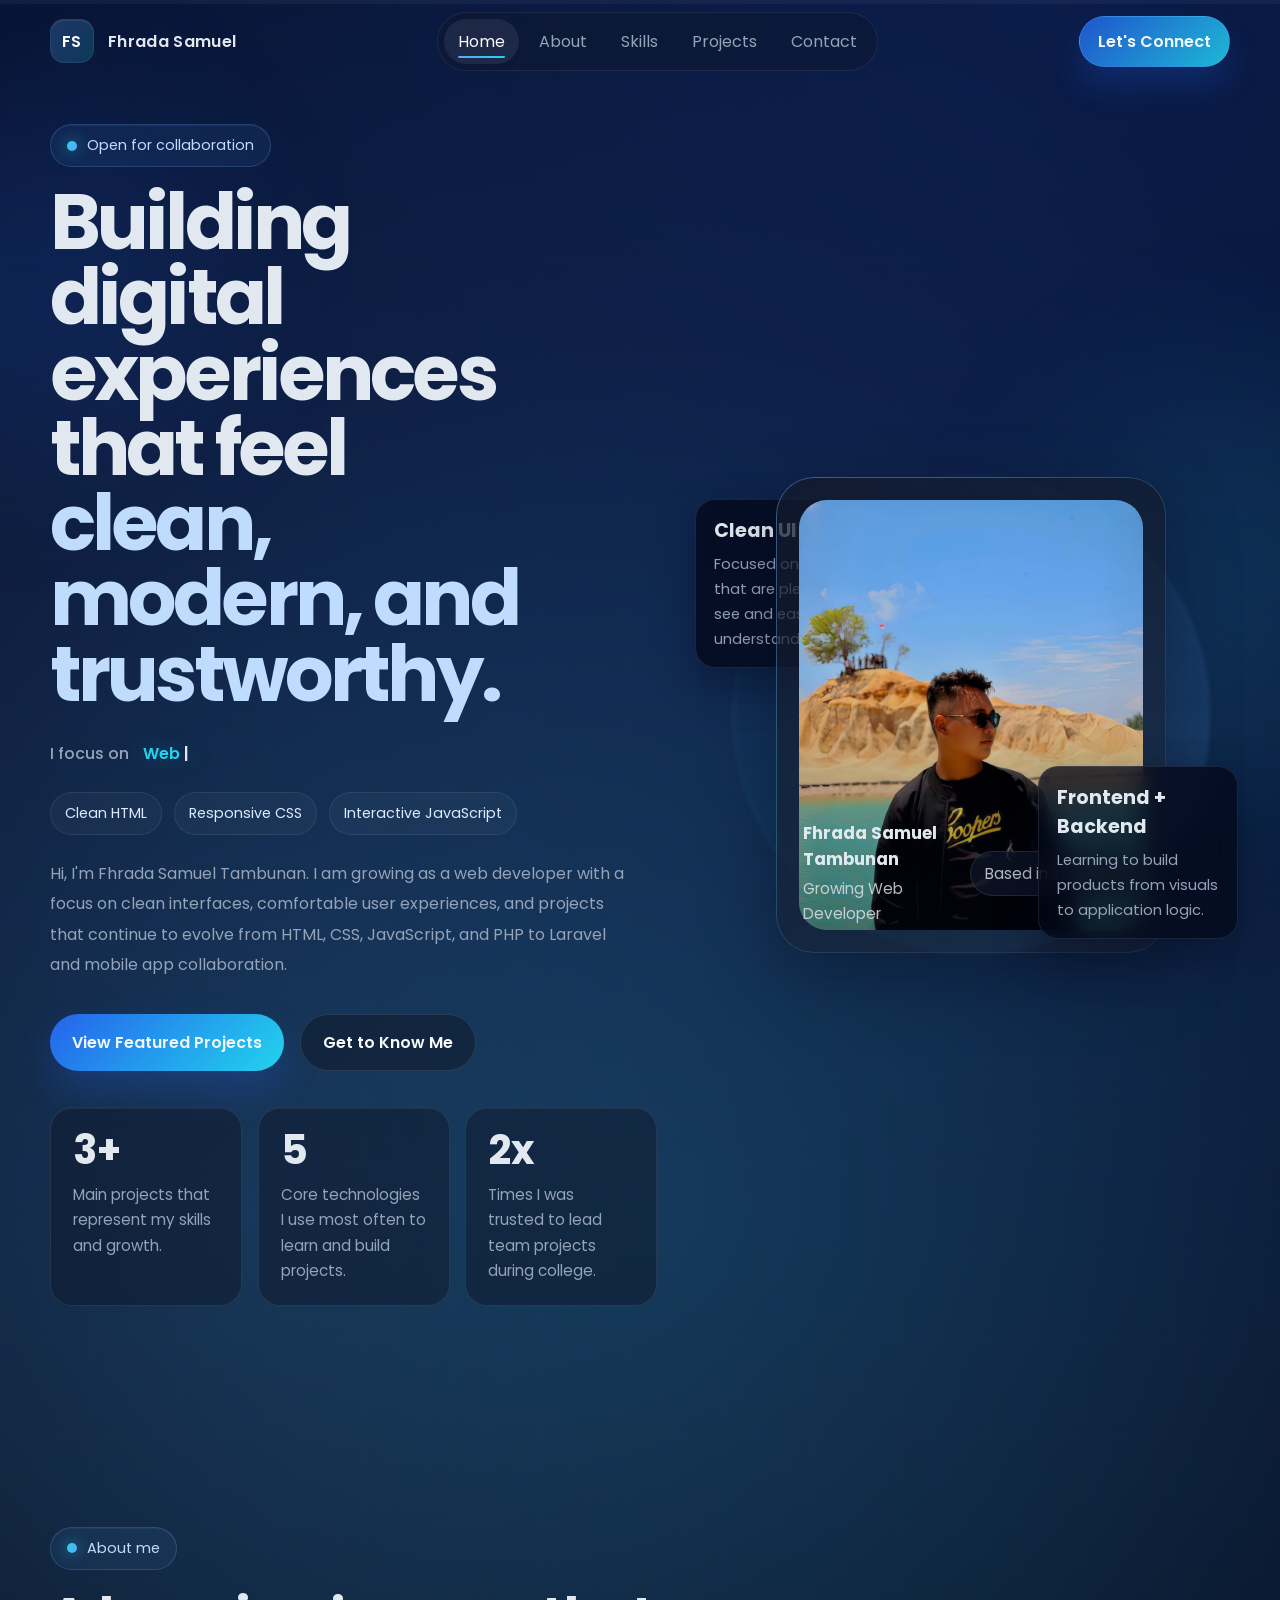
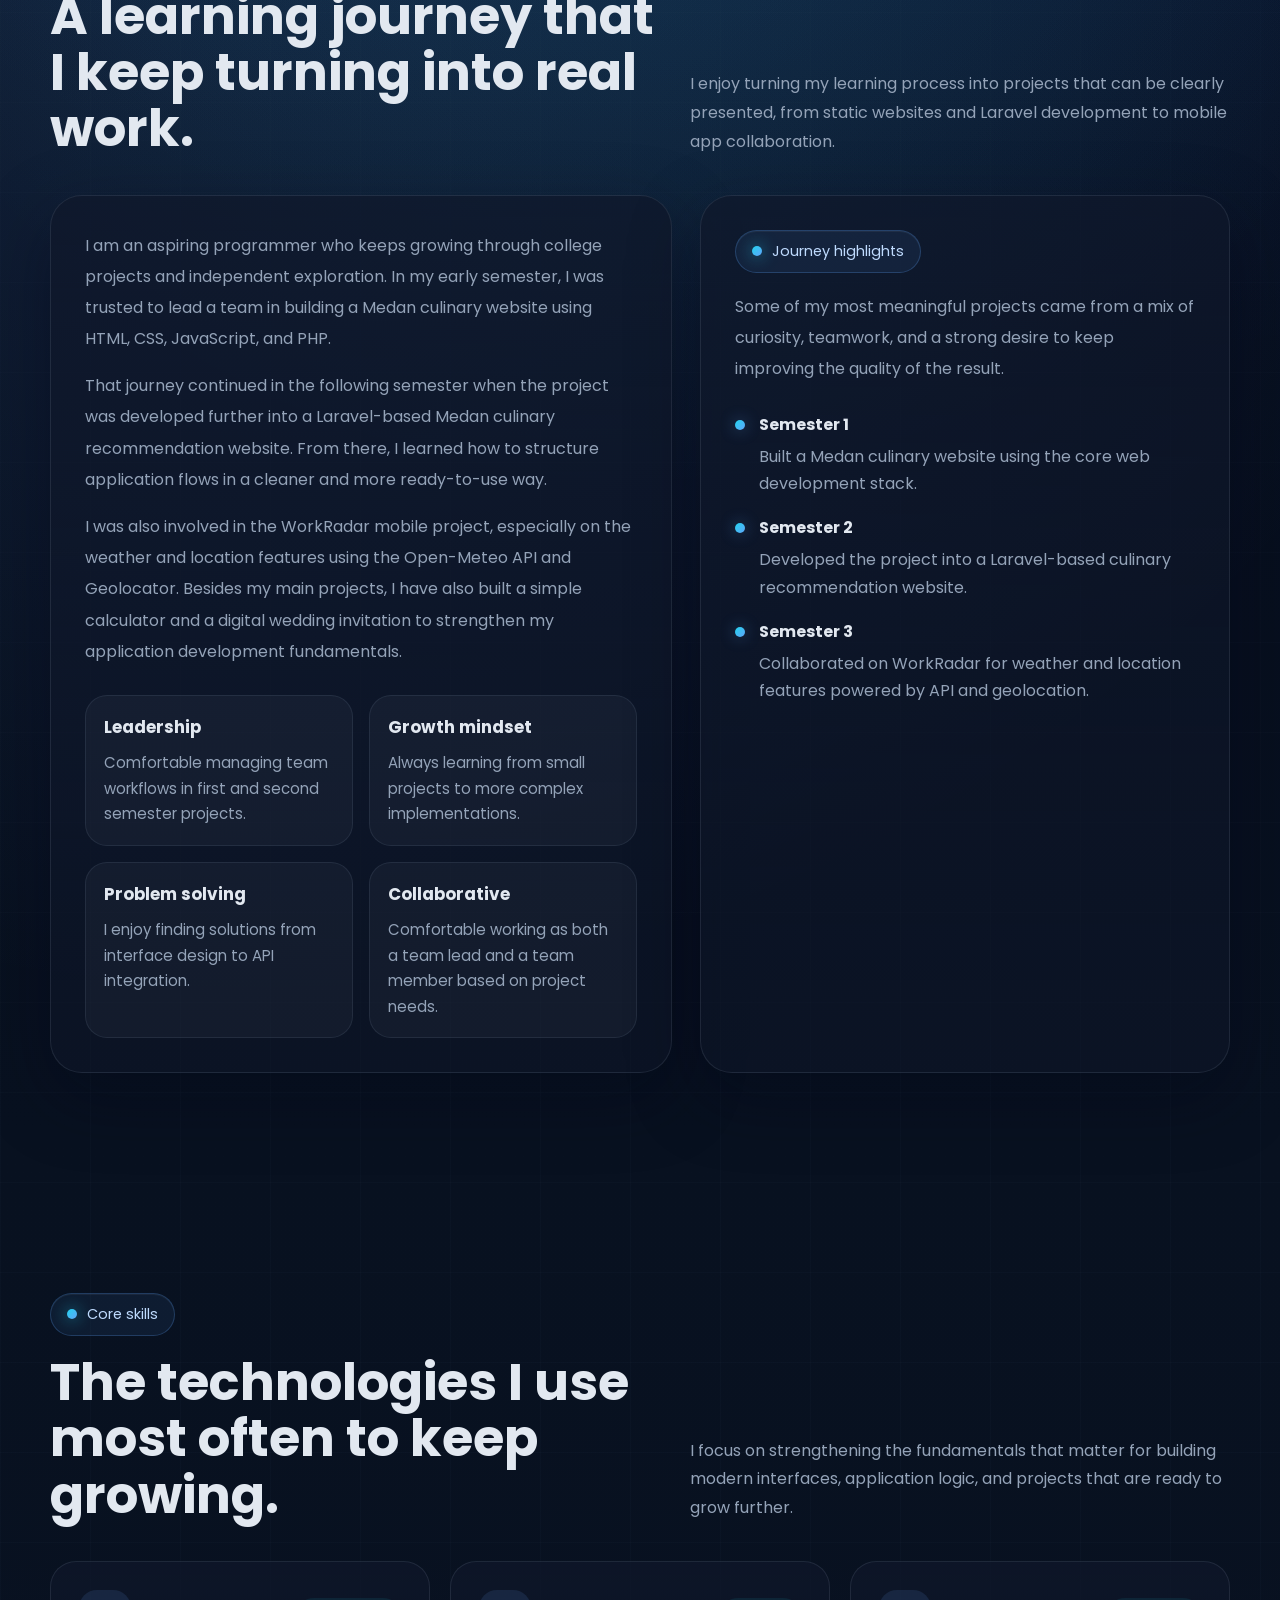
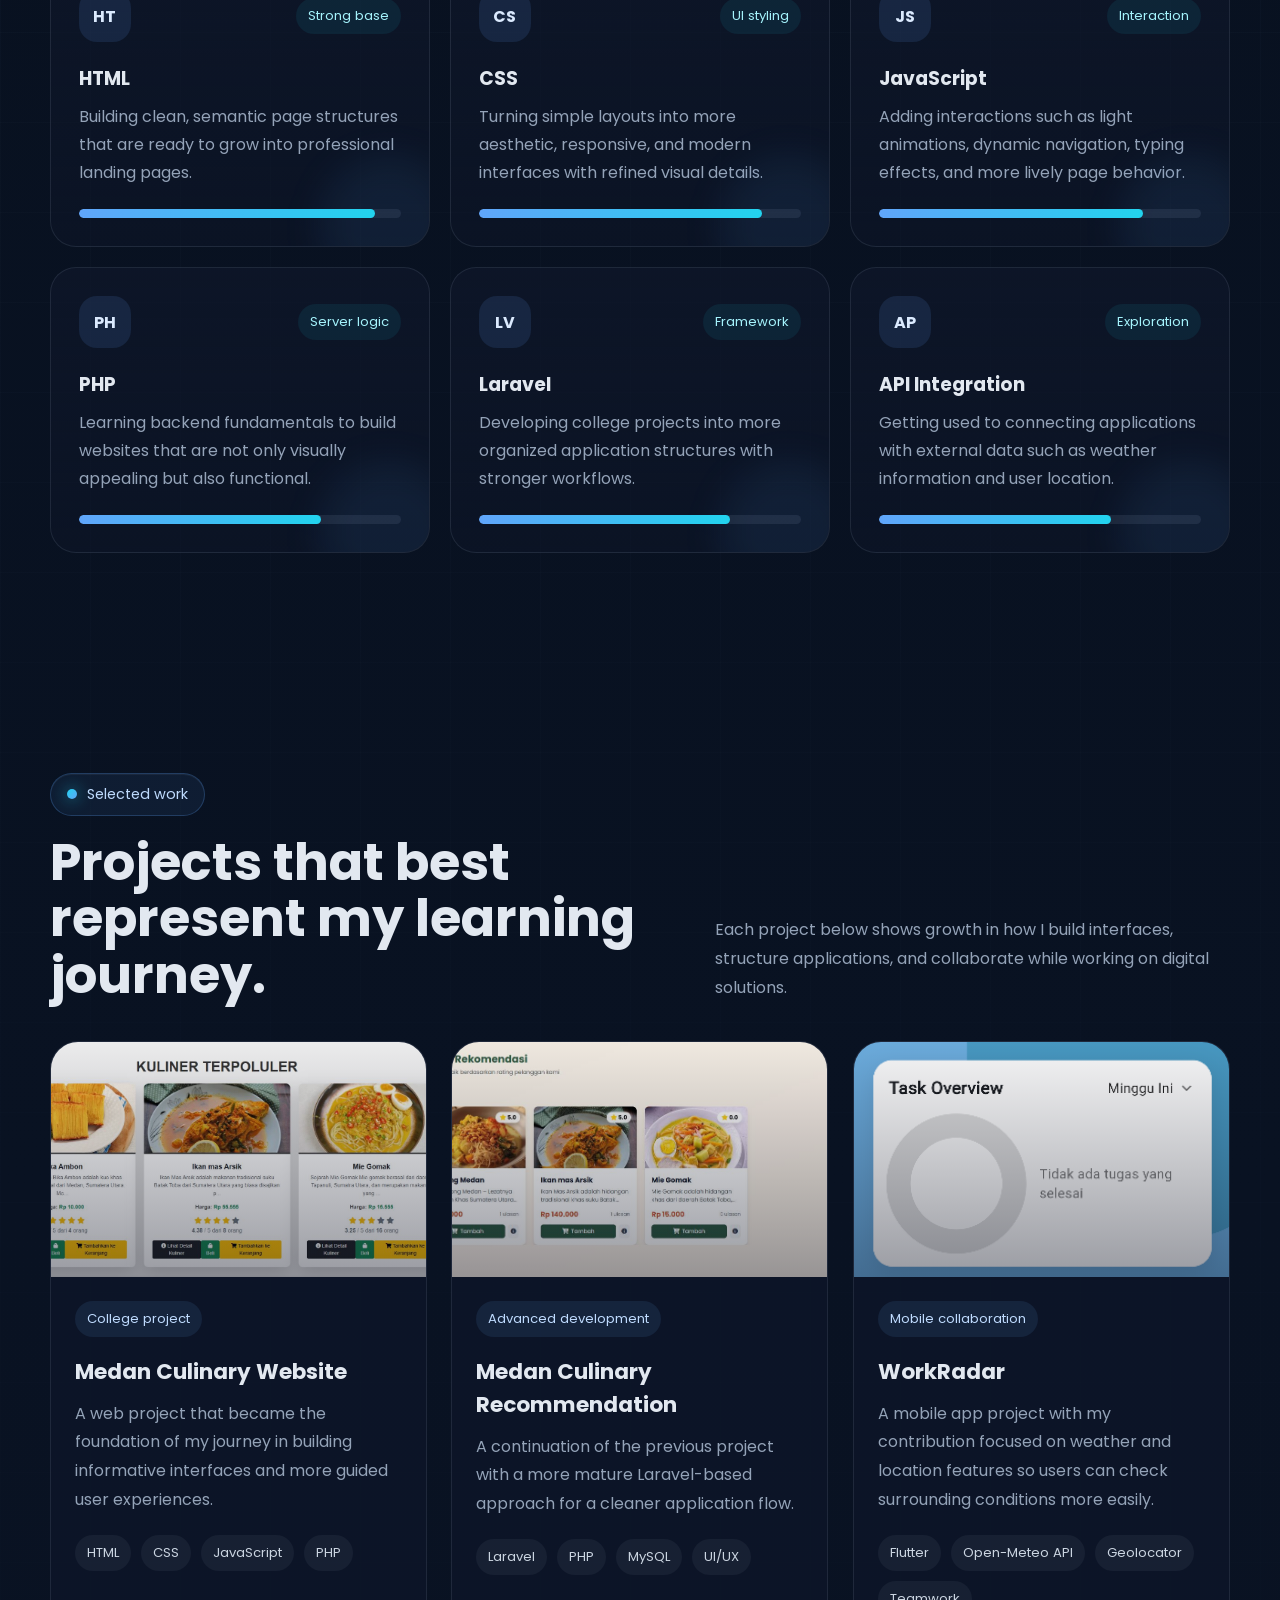
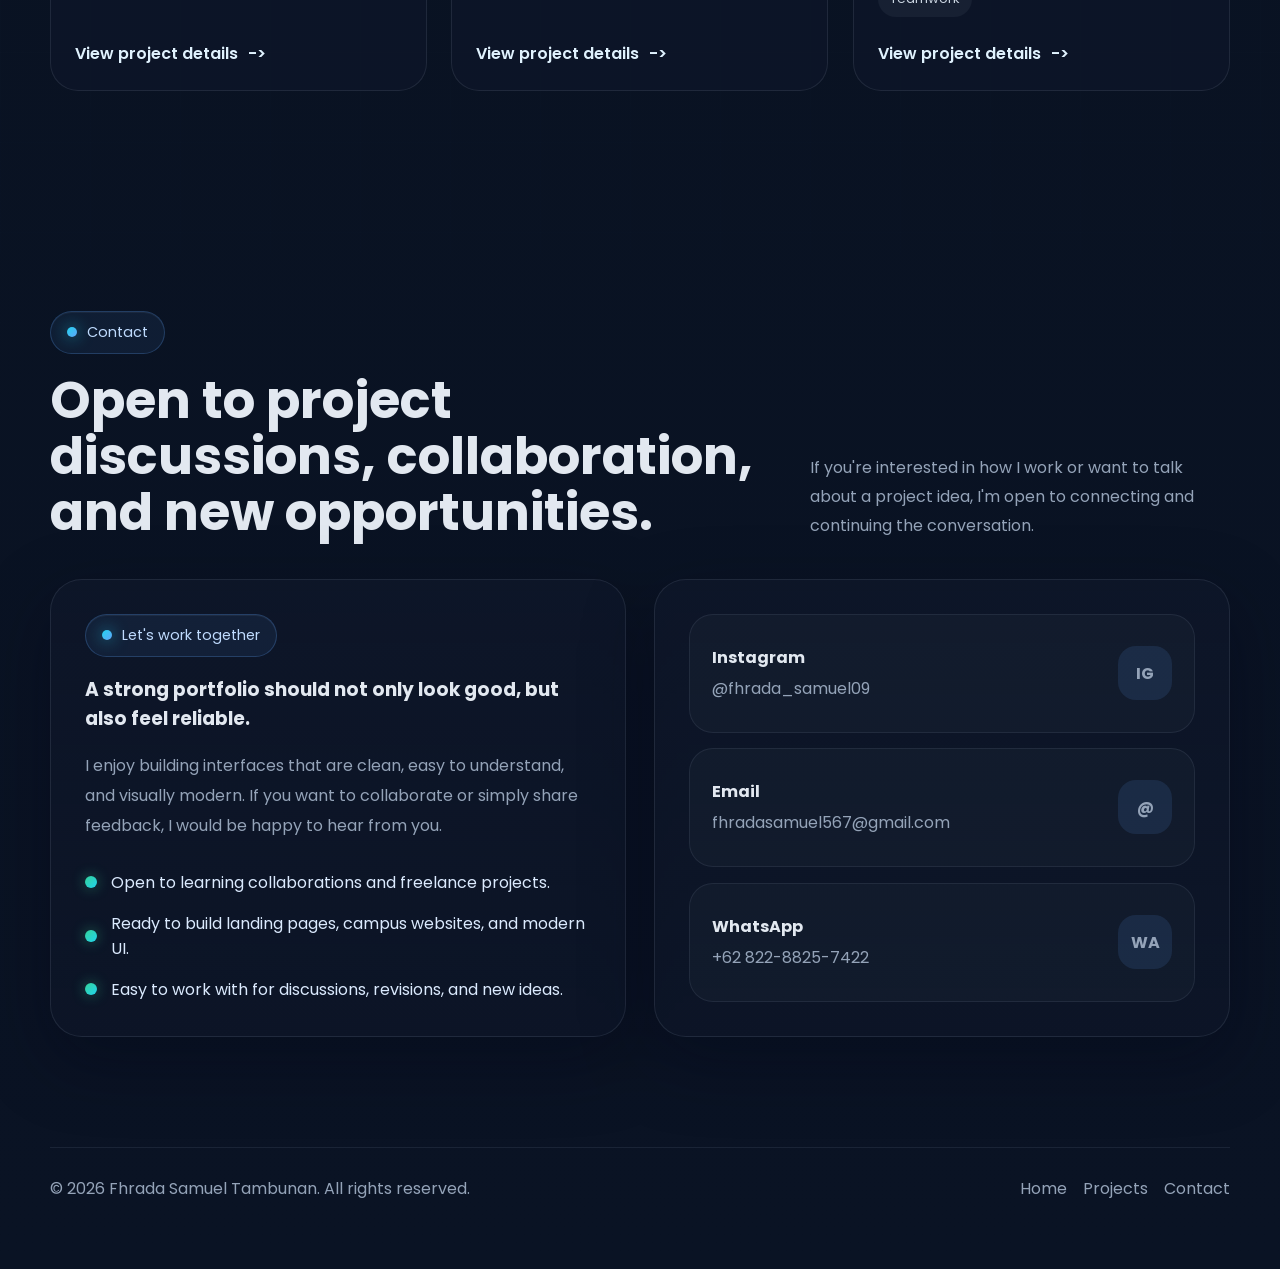
<file: index.html>
<!DOCTYPE html>
<html lang="en">
<head>
  <meta charset="UTF-8">
  <meta name="viewport" content="width=device-width, initial-scale=1.0">
  <meta name="description" content="Fhrada Samuel Tambunan portfolio, a web developer focused on modern frontend, Laravel, and digital project collaboration.">
  <title>Fhrada Samuel | Portfolio</title>
  <link rel="preconnect" href="https://fonts.googleapis.com">
  <link rel="preconnect" href="https://fonts.gstatic.com" crossorigin>
  <link href="https://fonts.googleapis.com/css2?family=Poppins:wght@300;400;500;600;700;800&display=swap" rel="stylesheet">
  <link rel="stylesheet" href="style/portfolio.css">
</head>
<body>
  <div class="page-progress" aria-hidden="true">
    <span></span>
  </div>

  <nav class="nav">
    <div class="nav-inner">
      <a class="brand" href="#home" aria-label="Back to home">
        <span class="brand-mark">FS</span>
        <span>Fhrada Samuel</span>
      </a>

      <button
        class="menu-toggle"
        type="button"
        aria-label="Open navigation menu"
        aria-expanded="false"
        aria-controls="primary-navigation"
      >
        <span></span>
        <span></span>
        <span></span>
      </button>

      <div class="nav-links" id="primary-navigation">
        <a href="#home">Home</a>
        <a href="#about">About</a>
        <a href="#skills">Skills</a>
        <a href="#projects">Projects</a>
        <a href="#contact">Contact</a>
        <a class="nav-cta-mobile" href="#contact">Let's Connect</a>
      </div>

      <a class="nav-cta" href="#contact">Let's Connect</a>
    </div>
  </nav>

  <main>
    <section class="hero" id="home">
      <div class="hero-copy reveal">
        <span class="eyebrow">Open for collaboration</span>
        <h1>
          Building digital experiences that feel
          <span>clean, modern, and trustworthy.</span>
        </h1>
        <div class="typing-row">
          <span class="typing-label">I focus on</span>
          <span class="typing-value" data-typing></span>
        </div>
        <div class="hero-badges reveal">
          <span>Clean HTML</span>
          <span>Responsive CSS</span>
          <span>Interactive JavaScript</span>
        </div>
        <p>
          Hi, I'm Fhrada Samuel Tambunan. I am growing as a web developer with a focus on clean interfaces,
          comfortable user experiences, and projects that continue to evolve from HTML, CSS, JavaScript, and PHP
          to Laravel and mobile app collaboration.
        </p>
        <div class="hero-actions">
          <a class="btn-primary" href="#projects">View Featured Projects</a>
          <a class="btn-secondary" href="#about">Get to Know Me</a>
        </div>

        <div class="hero-metrics">
          <article class="metric-card interactive-card reveal">
            <strong data-count="3" data-suffix="+">0</strong>
            <span>Main projects that represent my skills and growth.</span>
          </article>
          <article class="metric-card interactive-card reveal">
            <strong data-count="5" data-suffix="">0</strong>
            <span>Core technologies I use most often to learn and build projects.</span>
          </article>
          <article class="metric-card interactive-card reveal">
            <strong data-count="2" data-suffix="x">0</strong>
            <span>Times I was trusted to lead team projects during college.</span>
          </article>
        </div>
      </div>

      <div class="hero-visual reveal">
        <div class="floating-card one">
          <strong>Clean UI</strong>
          <span>Focused on layouts that are pleasant to see and easy to understand.</span>
        </div>

        <div class="profile-shell">
          <div class="profile-frame">
            <img src="images/Foto.jpeg" alt="Profile photo of Fhrada Samuel Tambunan" loading="eager">
          </div>
          <div class="profile-caption">
            <div>
              <strong>Fhrada Samuel Tambunan</strong>
              <span>Growing Web Developer</span>
            </div>
            <span class="profile-chip">Based in Indonesia</span>
          </div>
        </div>

        <div class="floating-card two">
          <strong>Frontend + Backend</strong>
          <span>Learning to build products from visuals to application logic.</span>
        </div>
      </div>
    </section>

    <section id="about">
      <div class="section-head reveal">
        <div>
          <span class="eyebrow">About me</span>
          <h2>A learning journey that I keep turning into real work.</h2>
        </div>
        <p>
          I enjoy turning my learning process into projects that can be clearly presented,
          from static websites and Laravel development to mobile app collaboration.
        </p>
      </div>

      <div class="about-layout">
        <article class="about-story glass-panel reveal">
          <p>
            I am an aspiring programmer who keeps growing through college projects and independent exploration.
            In my early semester, I was trusted to lead a team in building a Medan culinary website
            using HTML, CSS, JavaScript, and PHP.
          </p>
          <p>
            That journey continued in the following semester when the project was developed further into
            a Laravel-based Medan culinary recommendation website. From there, I learned how to structure
            application flows in a cleaner and more ready-to-use way.
          </p>
          <p>
            I was also involved in the WorkRadar mobile project, especially on the weather and location features using
            the Open-Meteo API and Geolocator. Besides my main projects, I have also built a simple calculator and
            a digital wedding invitation to strengthen my application development fundamentals.
          </p>

          <div class="highlight-grid">
            <div class="highlight-card interactive-card">
              <strong>Leadership</strong>
              <span>Comfortable managing team workflows in first and second semester projects.</span>
            </div>
            <div class="highlight-card interactive-card">
              <strong>Growth mindset</strong>
              <span>Always learning from small projects to more complex implementations.</span>
            </div>
            <div class="highlight-card interactive-card">
              <strong>Problem solving</strong>
              <span>I enjoy finding solutions from interface design to API integration.</span>
            </div>
            <div class="highlight-card interactive-card">
              <strong>Collaborative</strong>
              <span>Comfortable working as both a team lead and a team member based on project needs.</span>
            </div>
          </div>
        </article>

        <aside class="about-side glass-panel reveal">
          <span class="eyebrow">Journey highlights</span>
          <p>
            Some of my most meaningful projects came from a mix of curiosity, teamwork,
            and a strong desire to keep improving the quality of the result.
          </p>

          <div class="journey-list">
            <div class="journey-item">
              <strong>Semester 1</strong>
              <span>Built a Medan culinary website using the core web development stack.</span>
            </div>
            <div class="journey-item">
              <strong>Semester 2</strong>
              <span>Developed the project into a Laravel-based culinary recommendation website.</span>
            </div>
            <div class="journey-item">
              <strong>Semester 3</strong>
              <span>Collaborated on WorkRadar for weather and location features powered by API and geolocation.</span>
            </div>
          </div>
        </aside>
      </div>
    </section>

    <section id="skills">
      <div class="section-head reveal">
        <div>
          <span class="eyebrow">Core skills</span>
          <h2>The technologies I use most often to keep growing.</h2>
        </div>
        <p>
          I focus on strengthening the fundamentals that matter for building modern interfaces,
          application logic, and projects that are ready to grow further.
        </p>
      </div>

      <div class="skills-grid">
        <article class="skill-card interactive-card reveal">
          <div class="skill-top">
            <span class="skill-mark">HT</span>
            <span class="skill-level">Strong base</span>
          </div>
          <h3>HTML</h3>
          <p>Building clean, semantic page structures that are ready to grow into professional landing pages.</p>
          <div class="progress-track"><div class="progress-bar" data-progress="92"></div></div>
        </article>

        <article class="skill-card interactive-card reveal">
          <div class="skill-top">
            <span class="skill-mark">CS</span>
            <span class="skill-level">UI styling</span>
          </div>
          <h3>CSS</h3>
          <p>Turning simple layouts into more aesthetic, responsive, and modern interfaces with refined visual details.</p>
          <div class="progress-track"><div class="progress-bar" data-progress="88"></div></div>
        </article>

        <article class="skill-card interactive-card reveal">
          <div class="skill-top">
            <span class="skill-mark">JS</span>
            <span class="skill-level">Interaction</span>
          </div>
          <h3>JavaScript</h3>
          <p>Adding interactions such as light animations, dynamic navigation, typing effects, and more lively page behavior.</p>
          <div class="progress-track"><div class="progress-bar" data-progress="82"></div></div>
        </article>

        <article class="skill-card interactive-card reveal">
          <div class="skill-top">
            <span class="skill-mark">PH</span>
            <span class="skill-level">Server logic</span>
          </div>
          <h3>PHP</h3>
          <p>Learning backend fundamentals to build websites that are not only visually appealing but also functional.</p>
          <div class="progress-track"><div class="progress-bar" data-progress="75"></div></div>
        </article>

        <article class="skill-card interactive-card reveal">
          <div class="skill-top">
            <span class="skill-mark">LV</span>
            <span class="skill-level">Framework</span>
          </div>
          <h3>Laravel</h3>
          <p>Developing college projects into more organized application structures with stronger workflows.</p>
          <div class="progress-track"><div class="progress-bar" data-progress="78"></div></div>
        </article>

        <article class="skill-card interactive-card reveal">
          <div class="skill-top">
            <span class="skill-mark">AP</span>
            <span class="skill-level">Exploration</span>
          </div>
          <h3>API Integration</h3>
          <p>Getting used to connecting applications with external data such as weather information and user location.</p>
          <div class="progress-track"><div class="progress-bar" data-progress="72"></div></div>
        </article>
      </div>
    </section>

    <section id="projects">
      <div class="section-head reveal">
        <div>
          <span class="eyebrow">Selected work</span>
          <h2>Projects that best represent my learning journey.</h2>
        </div>
        <p>
          Each project below shows growth in how I build interfaces, structure applications,
          and collaborate while working on digital solutions.
        </p>
      </div>

      <div class="projects-grid">
        <a href="project1.html" class="project-card interactive-card reveal">
          <div class="project-media">
            <img src="images/Project1.jpeg" alt="Preview of the Medan culinary website" loading="lazy">
          </div>
          <div class="project-content">
            <span class="project-tag">College project</span>
            <h3>Medan Culinary Website</h3>
            <p>A web project that became the foundation of my journey in building informative interfaces and more guided user experiences.</p>
            <div class="project-meta">
              <span>HTML</span>
              <span>CSS</span>
              <span>JavaScript</span>
              <span>PHP</span>
            </div>
            <span class="project-link">View project details</span>
          </div>
        </a>

        <a href="project2.html" class="project-card interactive-card reveal">
          <div class="project-media">
            <img src="images/Project2.jpeg" alt="Preview of the Medan culinary recommendation website" loading="lazy">
          </div>
          <div class="project-content">
            <span class="project-tag">Advanced development</span>
            <h3>Medan Culinary Recommendation</h3>
            <p>A continuation of the previous project with a more mature Laravel-based approach for a cleaner application flow.</p>
            <div class="project-meta">
              <span>Laravel</span>
              <span>PHP</span>
              <span>MySQL</span>
              <span>UI/UX</span>
            </div>
            <span class="project-link">View project details</span>
          </div>
        </a>

        <a href="project3.html" class="project-card interactive-card reveal">
          <div class="project-media">
            <img src="images/Project3.png" alt="Preview of the WorkRadar application" loading="lazy">
          </div>
          <div class="project-content">
            <span class="project-tag">Mobile collaboration</span>
            <h3>WorkRadar</h3>
            <p>A mobile app project with my contribution focused on weather and location features so users can check surrounding conditions more easily.</p>
            <div class="project-meta">
              <span>Flutter</span>
              <span>Open-Meteo API</span>
              <span>Geolocator</span>
              <span>Teamwork</span>
            </div>
            <span class="project-link">View project details</span>
          </div>
        </a>
      </div>
    </section>

    <section id="contact">
      <div class="section-head reveal">
        <div>
          <span class="eyebrow">Contact</span>
          <h2>Open to project discussions, collaboration, and new opportunities.</h2>
        </div>
        <p>
          If you're interested in how I work or want to talk about a project idea,
          I'm open to connecting and continuing the conversation.
        </p>
      </div>

      <div class="contact-grid">
        <article class="contact-panel glass-panel reveal">
          <span class="eyebrow">Let's work together</span>
          <h3>A strong portfolio should not only look good, but also feel reliable.</h3>
          <p>
            I enjoy building interfaces that are clean, easy to understand, and visually modern.
            If you want to collaborate or simply share feedback, I would be happy to hear from you.
          </p>

          <div class="availability">
            <div class="availability-item">Open to learning collaborations and freelance projects.</div>
            <div class="availability-item">Ready to build landing pages, campus websites, and modern UI.</div>
            <div class="availability-item">Easy to work with for discussions, revisions, and new ideas.</div>
          </div>
        </article>

        <div class="contact-cards glass-panel reveal">
          <a class="contact-card interactive-card" href="https://instagram.com/fhrada_samuel09" target="_blank" rel="noreferrer">
            <div>
              <strong>Instagram</strong>
              <span>@fhrada_samuel09</span>
            </div>
            <span class="contact-icon">IG</span>
          </a>

          <a class="contact-card interactive-card" href="mailto:fhradasamuel567@gmail.com">
            <div>
              <strong>Email</strong>
              <span>fhradasamuel567@gmail.com</span>
            </div>
            <span class="contact-icon">@</span>
          </a>

          <a class="contact-card interactive-card" href="https://wa.me/6282288257422" target="_blank" rel="noreferrer">
            <div>
              <strong>WhatsApp</strong>
              <span>+62 822-8825-7422</span>
            </div>
            <span class="contact-icon">WA</span>
          </a>
        </div>
      </div>
    </section>
  </main>

  <footer class="footer">
    <span>© <span id="year">2026</span> Fhrada Samuel Tambunan. All rights reserved.</span>
    <div class="footer-links">
      <a href="#home">Home</a>
      <a href="#projects">Projects</a>
      <a href="#contact">Contact</a>
    </div>
  </footer>

  <script>
    document.getElementById("year").textContent = new Date().getFullYear();
  </script>
  <script src="js/portfolio.js"></script>
  <button class="back-to-top" type="button" data-back-to-top aria-label="Back to top">↑</button>
</body>
</html>
</file>
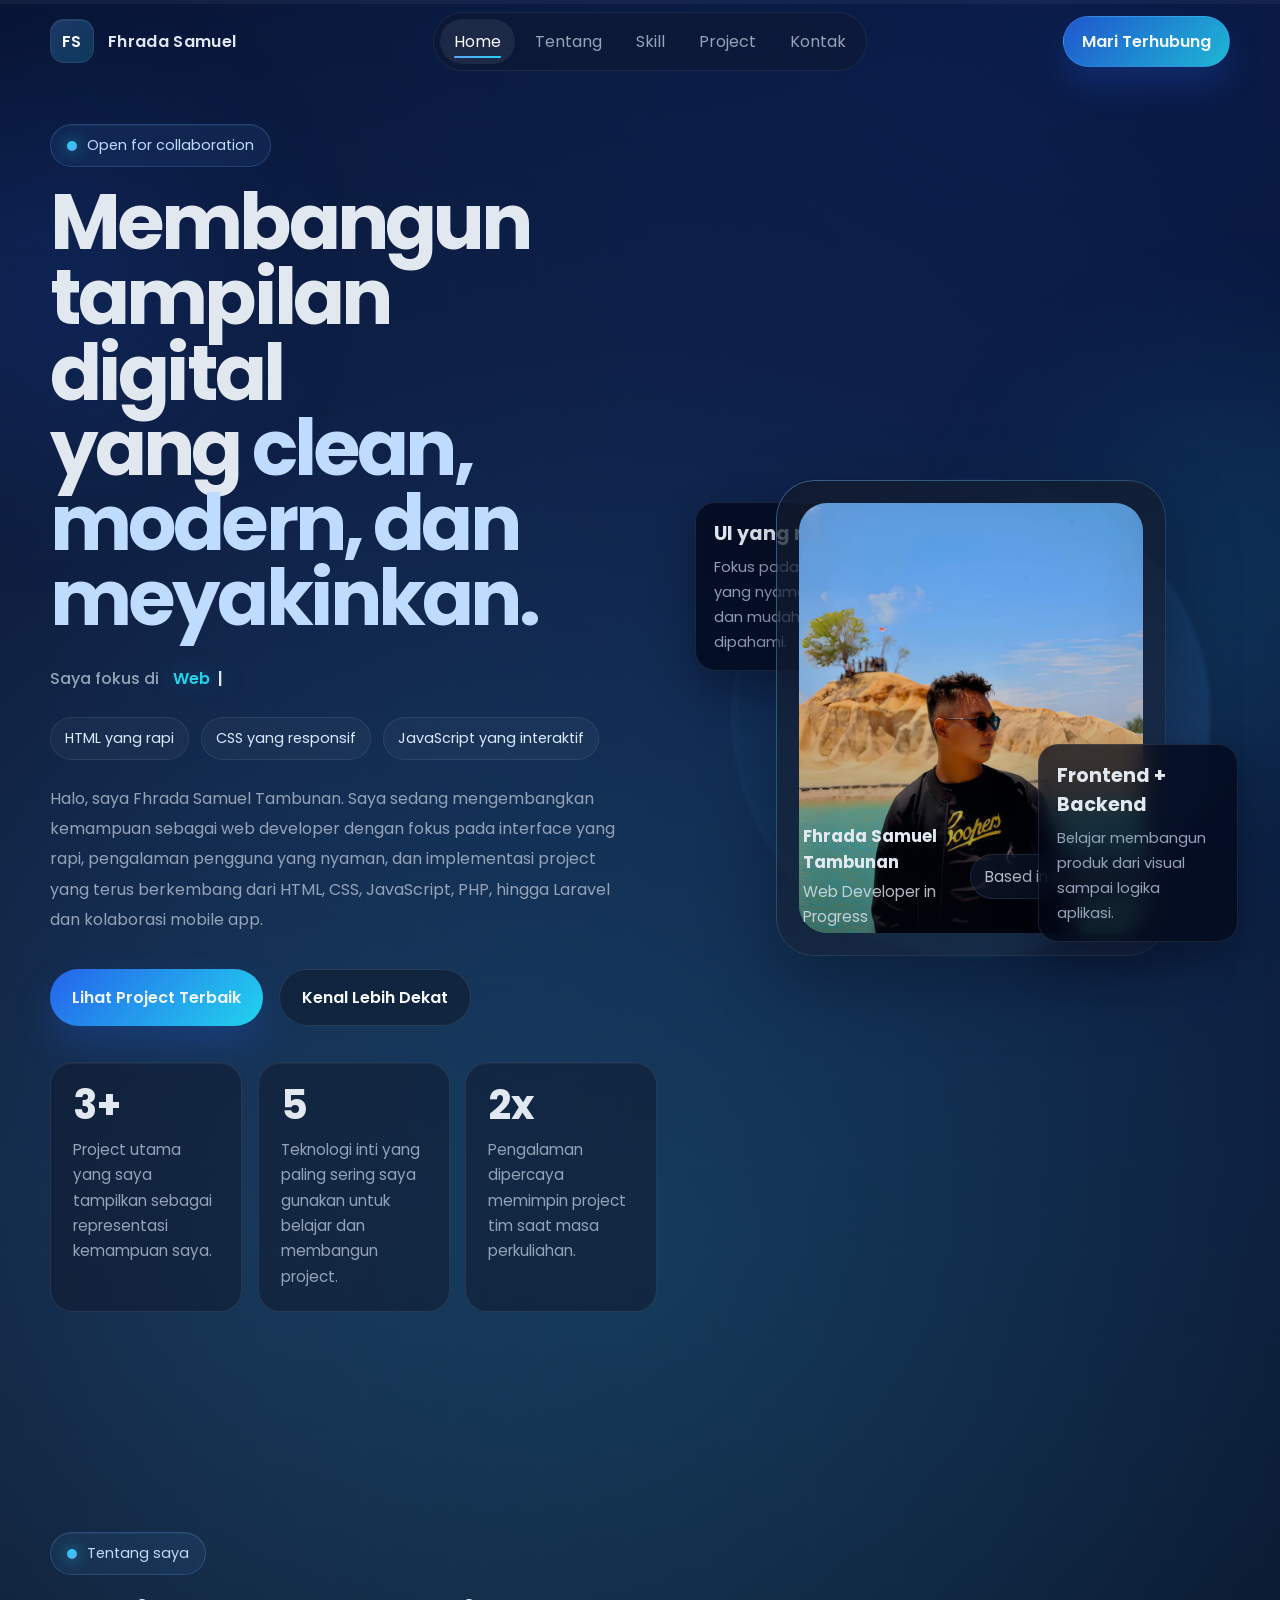
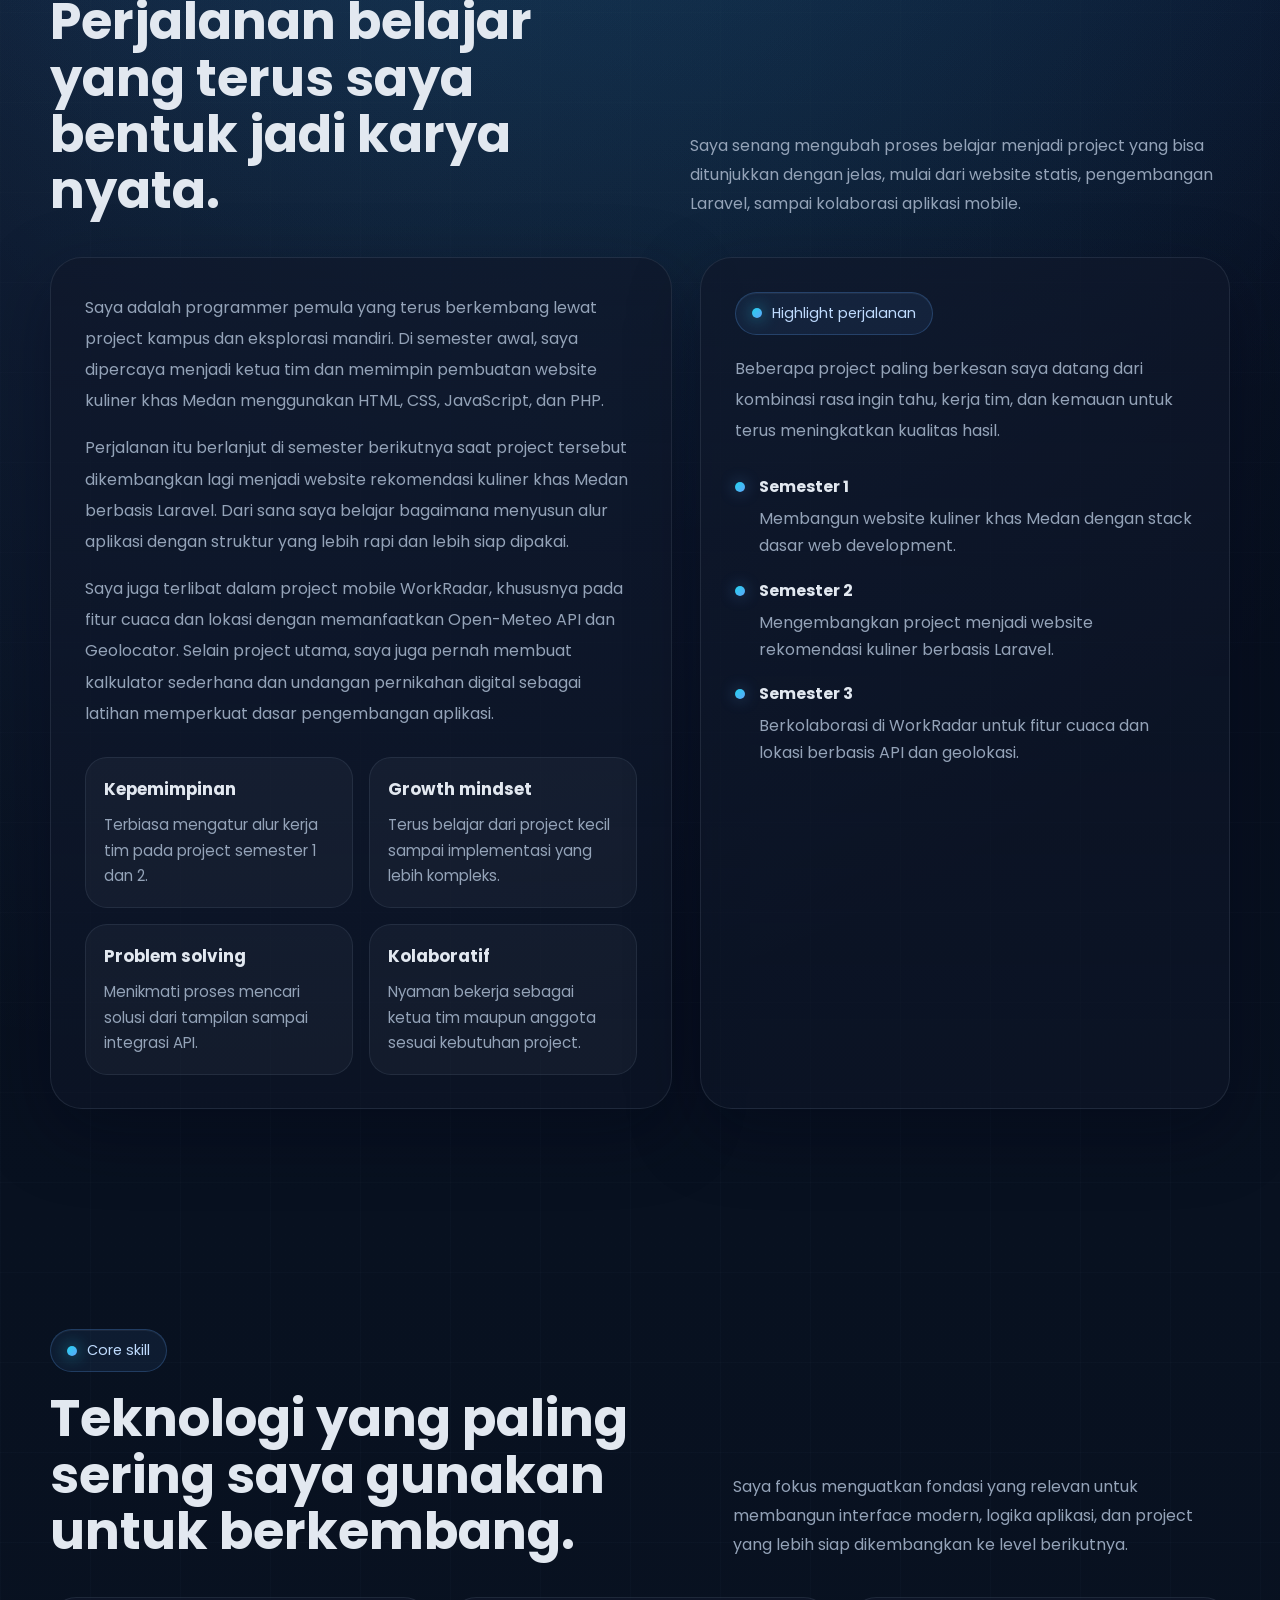
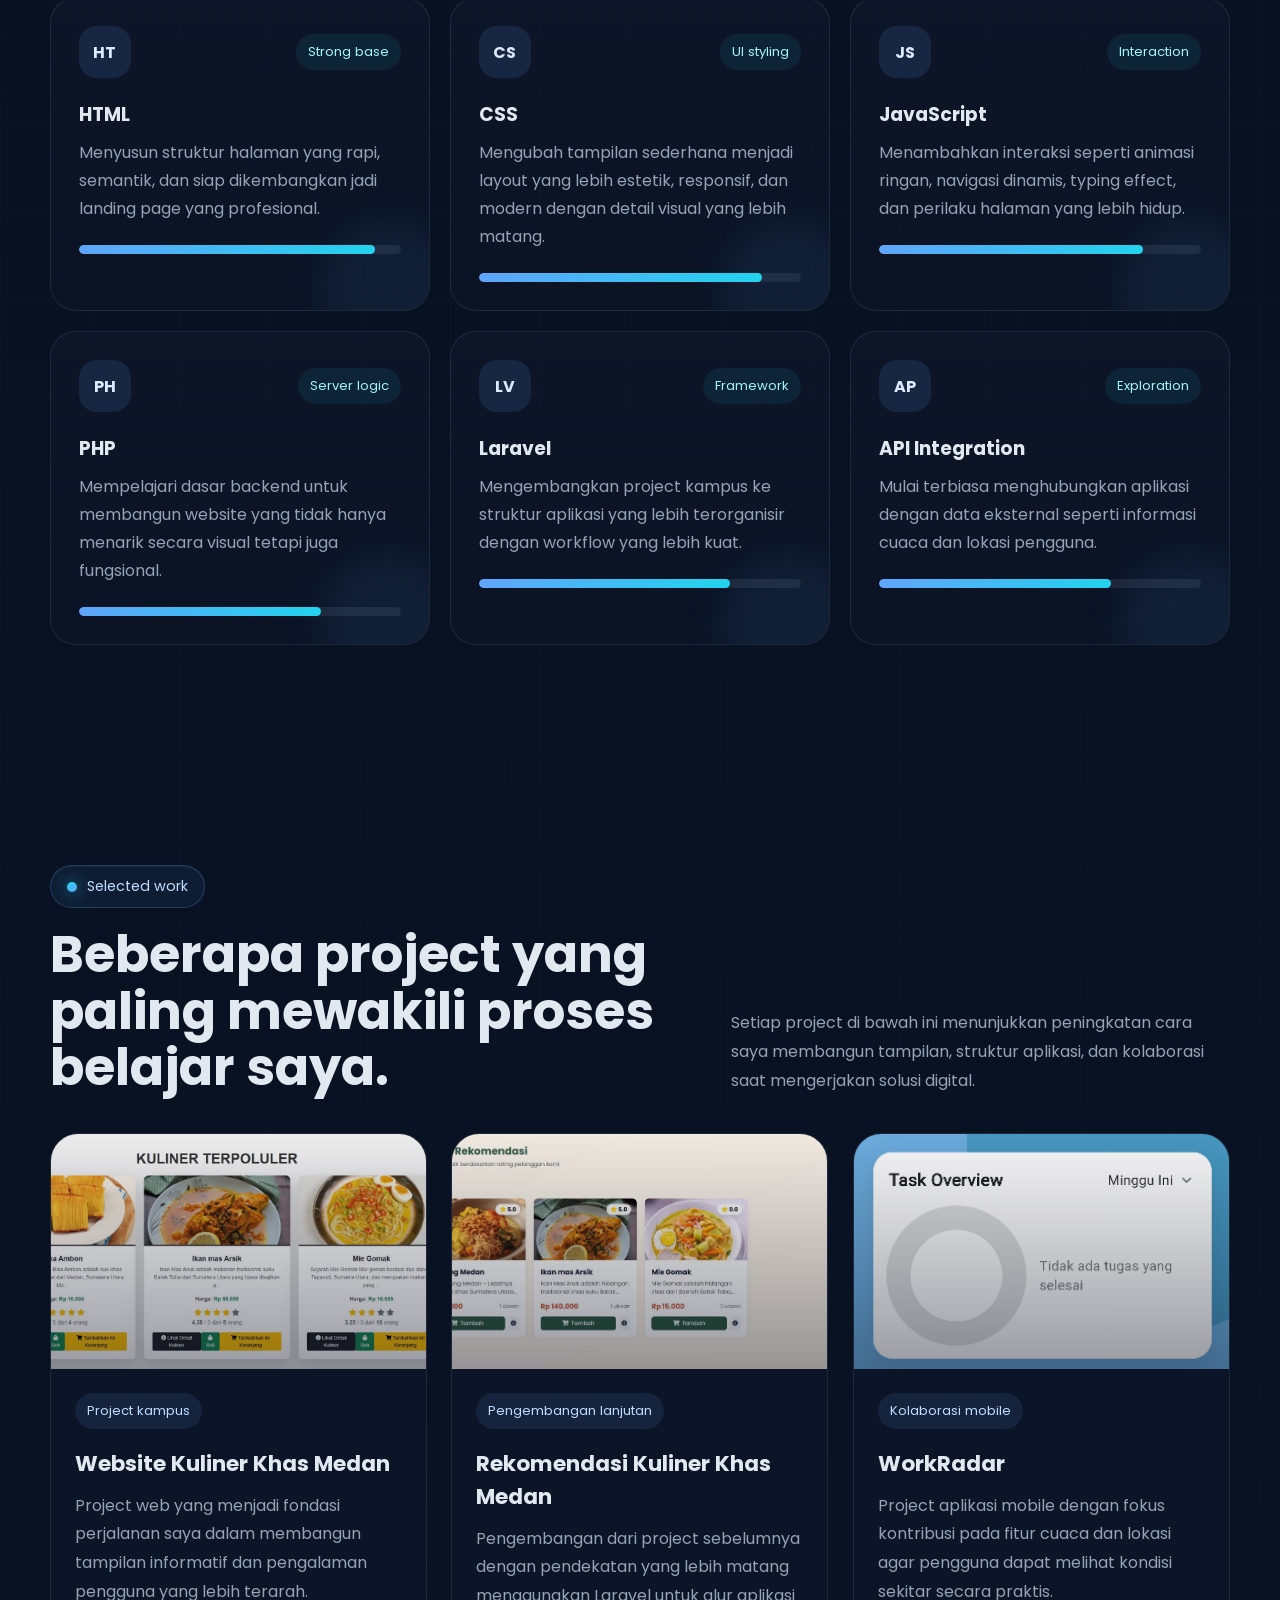
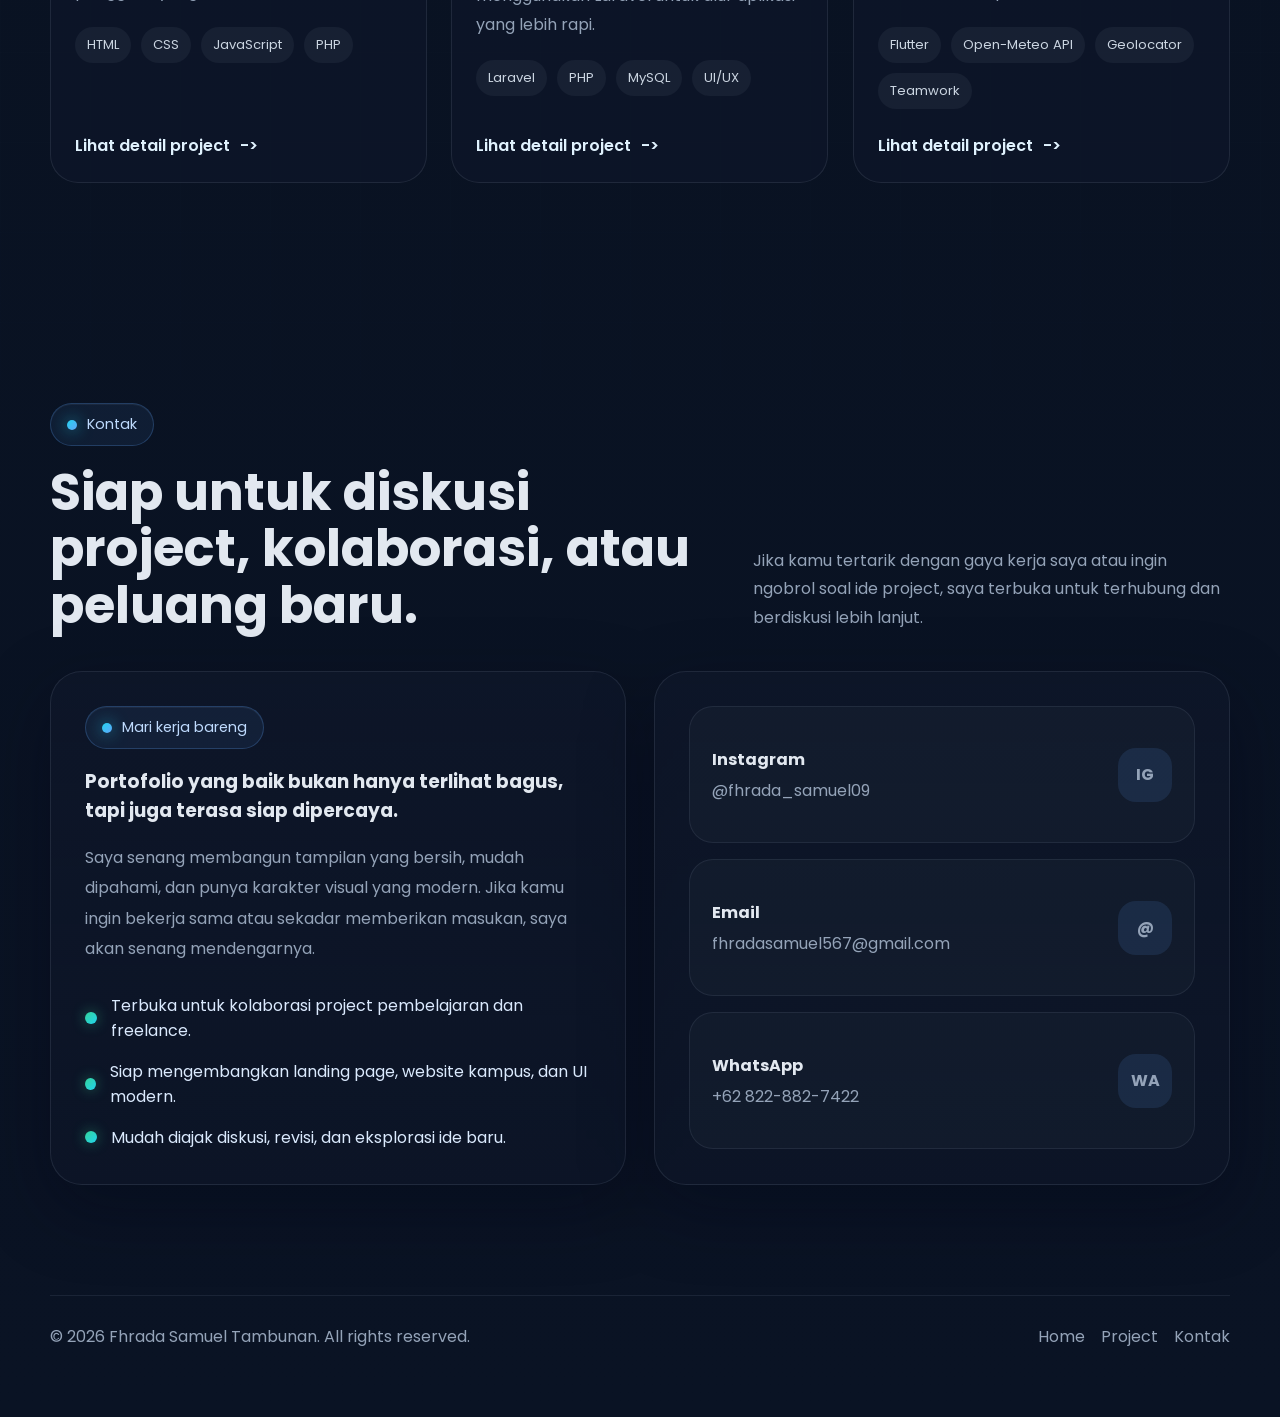
<file: portofolio.html>
<!DOCTYPE html>
<html lang="id">
<head>
  <meta charset="UTF-8">
  <meta name="viewport" content="width=device-width, initial-scale=1.0">
  <meta name="description" content="Portofolio Fhrada Samuel Tambunan, web developer yang berfokus pada frontend modern, Laravel, dan kolaborasi project digital.">
  <title>Fhrada Samuel | Portofolio</title>
  <link rel="preconnect" href="https://fonts.googleapis.com">
  <link rel="preconnect" href="https://fonts.gstatic.com" crossorigin>
  <link href="https://fonts.googleapis.com/css2?family=Poppins:wght@300;400;500;600;700;800&display=swap" rel="stylesheet">
  <link rel="stylesheet" href="style/portfolio.css">
</head>
<body>
  <div class="page-progress" aria-hidden="true">
    <span></span>
  </div>

  <nav class="nav">
    <div class="nav-inner">
      <a class="brand" href="#home" aria-label="Kembali ke beranda">
        <span class="brand-mark">FS</span>
        <span>Fhrada Samuel</span>
      </a>

      <button
        class="menu-toggle"
        type="button"
        aria-label="Buka menu navigasi"
        aria-expanded="false"
        aria-controls="primary-navigation"
      >
        <span></span>
        <span></span>
        <span></span>
      </button>

      <div class="nav-links" id="primary-navigation">
        <a href="#home">Home</a>
        <a href="#about">Tentang</a>
        <a href="#skills">Skill</a>
        <a href="#projects">Project</a>
        <a href="#contact">Kontak</a>
        <a class="nav-cta-mobile" href="#contact">Mari Terhubung</a>
      </div>

      <a class="nav-cta" href="#contact">Mari Terhubung</a>
    </div>
  </nav>

  <main>
    <section class="hero" id="home">
      <div class="hero-copy reveal">
        <span class="eyebrow">Open for collaboration</span>
        <h1>
          Membangun tampilan digital yang
          <span>clean, modern, dan meyakinkan.</span>
        </h1>
        <div class="typing-row">
          <span class="typing-label">Saya fokus di</span>
          <span class="typing-value" data-typing></span>
        </div>
        <div class="hero-badges reveal">
          <span>HTML yang rapi</span>
          <span>CSS yang responsif</span>
          <span>JavaScript yang interaktif</span>
        </div>
        <p>
          Halo, saya Fhrada Samuel Tambunan. Saya sedang mengembangkan kemampuan sebagai web developer
          dengan fokus pada interface yang rapi, pengalaman pengguna yang nyaman, dan implementasi project
          yang terus berkembang dari HTML, CSS, JavaScript, PHP, hingga Laravel dan kolaborasi mobile app.
        </p>
        <div class="hero-actions">
          <a class="btn-primary" href="#projects">Lihat Project Terbaik</a>
          <a class="btn-secondary" href="#about">Kenal Lebih Dekat</a>
        </div>

        <div class="hero-metrics">
          <article class="metric-card interactive-card reveal">
            <strong data-count="3" data-suffix="+">0</strong>
            <span>Project utama yang saya tampilkan sebagai representasi kemampuan saya.</span>
          </article>
          <article class="metric-card interactive-card reveal">
            <strong data-count="5" data-suffix="">0</strong>
            <span>Teknologi inti yang paling sering saya gunakan untuk belajar dan membangun project.</span>
          </article>
          <article class="metric-card interactive-card reveal">
            <strong data-count="2" data-suffix="x">0</strong>
            <span>Pengalaman dipercaya memimpin project tim saat masa perkuliahan.</span>
          </article>
        </div>
      </div>

      <div class="hero-visual reveal">
        <div class="floating-card one">
          <strong>UI yang rapi</strong>
          <span>Fokus pada layout yang nyaman dilihat dan mudah dipahami.</span>
        </div>

        <div class="profile-shell">
          <div class="profile-frame">
            <img src="images/Foto.jpeg" alt="Foto profil Fhrada Samuel Tambunan" loading="eager">
          </div>
          <div class="profile-caption">
            <div>
              <strong>Fhrada Samuel Tambunan</strong>
              <span>Web Developer in Progress</span>
            </div>
            <span class="profile-chip">Based in Indonesia</span>
          </div>
        </div>

        <div class="floating-card two">
          <strong>Frontend + Backend</strong>
          <span>Belajar membangun produk dari visual sampai logika aplikasi.</span>
        </div>
      </div>
    </section>

    <section id="about">
      <div class="section-head reveal">
        <div>
          <span class="eyebrow">Tentang saya</span>
          <h2>Perjalanan belajar yang terus saya bentuk jadi karya nyata.</h2>
        </div>
        <p>
          Saya senang mengubah proses belajar menjadi project yang bisa ditunjukkan dengan jelas,
          mulai dari website statis, pengembangan Laravel, sampai kolaborasi aplikasi mobile.
        </p>
      </div>

      <div class="about-layout">
        <article class="about-story glass-panel reveal">
          <p>
            Saya adalah programmer pemula yang terus berkembang lewat project kampus dan eksplorasi mandiri.
            Di semester awal, saya dipercaya menjadi ketua tim dan memimpin pembuatan website kuliner khas Medan
            menggunakan HTML, CSS, JavaScript, dan PHP.
          </p>
          <p>
            Perjalanan itu berlanjut di semester berikutnya saat project tersebut dikembangkan lagi menjadi website
            rekomendasi kuliner khas Medan berbasis Laravel. Dari sana saya belajar bagaimana menyusun alur aplikasi
            dengan struktur yang lebih rapi dan lebih siap dipakai.
          </p>
          <p>
            Saya juga terlibat dalam project mobile WorkRadar, khususnya pada fitur cuaca dan lokasi dengan memanfaatkan
            Open-Meteo API dan Geolocator. Selain project utama, saya juga pernah membuat kalkulator sederhana dan
            undangan pernikahan digital sebagai latihan memperkuat dasar pengembangan aplikasi.
          </p>

          <div class="highlight-grid">
            <div class="highlight-card interactive-card">
              <strong>Kepemimpinan</strong>
              <span>Terbiasa mengatur alur kerja tim pada project semester 1 dan 2.</span>
            </div>
            <div class="highlight-card interactive-card">
              <strong>Growth mindset</strong>
              <span>Terus belajar dari project kecil sampai implementasi yang lebih kompleks.</span>
            </div>
            <div class="highlight-card interactive-card">
              <strong>Problem solving</strong>
              <span>Menikmati proses mencari solusi dari tampilan sampai integrasi API.</span>
            </div>
            <div class="highlight-card interactive-card">
              <strong>Kolaboratif</strong>
              <span>Nyaman bekerja sebagai ketua tim maupun anggota sesuai kebutuhan project.</span>
            </div>
          </div>
        </article>

        <aside class="about-side glass-panel reveal">
          <span class="eyebrow">Highlight perjalanan</span>
          <p>
            Beberapa project paling berkesan saya datang dari kombinasi rasa ingin tahu, kerja tim, dan kemauan
            untuk terus meningkatkan kualitas hasil.
          </p>

          <div class="journey-list">
            <div class="journey-item">
              <strong>Semester 1</strong>
              <span>Membangun website kuliner khas Medan dengan stack dasar web development.</span>
            </div>
            <div class="journey-item">
              <strong>Semester 2</strong>
              <span>Mengembangkan project menjadi website rekomendasi kuliner berbasis Laravel.</span>
            </div>
            <div class="journey-item">
              <strong>Semester 3</strong>
              <span>Berkolaborasi di WorkRadar untuk fitur cuaca dan lokasi berbasis API dan geolokasi.</span>
            </div>
          </div>
        </aside>
      </div>
    </section>

    <section id="skills">
      <div class="section-head reveal">
        <div>
          <span class="eyebrow">Core skill</span>
          <h2>Teknologi yang paling sering saya gunakan untuk berkembang.</h2>
        </div>
        <p>
          Saya fokus menguatkan fondasi yang relevan untuk membangun interface modern, logika aplikasi,
          dan project yang lebih siap dikembangkan ke level berikutnya.
        </p>
      </div>

      <div class="skills-grid">
        <article class="skill-card interactive-card reveal">
          <div class="skill-top">
            <span class="skill-mark">HT</span>
            <span class="skill-level">Strong base</span>
          </div>
          <h3>HTML</h3>
          <p>Menyusun struktur halaman yang rapi, semantik, dan siap dikembangkan jadi landing page yang profesional.</p>
          <div class="progress-track"><div class="progress-bar" data-progress="92"></div></div>
        </article>

        <article class="skill-card interactive-card reveal">
          <div class="skill-top">
            <span class="skill-mark">CS</span>
            <span class="skill-level">UI styling</span>
          </div>
          <h3>CSS</h3>
          <p>Mengubah tampilan sederhana menjadi layout yang lebih estetik, responsif, dan modern dengan detail visual yang lebih matang.</p>
          <div class="progress-track"><div class="progress-bar" data-progress="88"></div></div>
        </article>

        <article class="skill-card interactive-card reveal">
          <div class="skill-top">
            <span class="skill-mark">JS</span>
            <span class="skill-level">Interaction</span>
          </div>
          <h3>JavaScript</h3>
          <p>Menambahkan interaksi seperti animasi ringan, navigasi dinamis, typing effect, dan perilaku halaman yang lebih hidup.</p>
          <div class="progress-track"><div class="progress-bar" data-progress="82"></div></div>
        </article>

        <article class="skill-card interactive-card reveal">
          <div class="skill-top">
            <span class="skill-mark">PH</span>
            <span class="skill-level">Server logic</span>
          </div>
          <h3>PHP</h3>
          <p>Mempelajari dasar backend untuk membangun website yang tidak hanya menarik secara visual tetapi juga fungsional.</p>
          <div class="progress-track"><div class="progress-bar" data-progress="75"></div></div>
        </article>

        <article class="skill-card interactive-card reveal">
          <div class="skill-top">
            <span class="skill-mark">LV</span>
            <span class="skill-level">Framework</span>
          </div>
          <h3>Laravel</h3>
          <p>Mengembangkan project kampus ke struktur aplikasi yang lebih terorganisir dengan workflow yang lebih kuat.</p>
          <div class="progress-track"><div class="progress-bar" data-progress="78"></div></div>
        </article>

        <article class="skill-card interactive-card reveal">
          <div class="skill-top">
            <span class="skill-mark">AP</span>
            <span class="skill-level">Exploration</span>
          </div>
          <h3>API Integration</h3>
          <p>Mulai terbiasa menghubungkan aplikasi dengan data eksternal seperti informasi cuaca dan lokasi pengguna.</p>
          <div class="progress-track"><div class="progress-bar" data-progress="72"></div></div>
        </article>
      </div>
    </section>

    <section id="projects">
      <div class="section-head reveal">
        <div>
          <span class="eyebrow">Selected work</span>
          <h2>Beberapa project yang paling mewakili proses belajar saya.</h2>
        </div>
        <p>
          Setiap project di bawah ini menunjukkan peningkatan cara saya membangun tampilan, struktur aplikasi,
          dan kolaborasi saat mengerjakan solusi digital.
        </p>
      </div>

      <div class="projects-grid">
        <a href="project1.html" class="project-card interactive-card reveal">
          <div class="project-media">
            <img src="images/Project1.jpeg" alt="Preview website kuliner khas Medan" loading="lazy">
          </div>
          <div class="project-content">
            <span class="project-tag">Project kampus</span>
            <h3>Website Kuliner Khas Medan</h3>
            <p>Project web yang menjadi fondasi perjalanan saya dalam membangun tampilan informatif dan pengalaman pengguna yang lebih terarah.</p>
            <div class="project-meta">
              <span>HTML</span>
              <span>CSS</span>
              <span>JavaScript</span>
              <span>PHP</span>
            </div>
            <span class="project-link">Lihat detail project</span>
          </div>
        </a>

        <a href="project2.html" class="project-card interactive-card reveal">
          <div class="project-media">
            <img src="images/Project2.jpeg" alt="Preview website rekomendasi kuliner khas Medan" loading="lazy">
          </div>
          <div class="project-content">
            <span class="project-tag">Pengembangan lanjutan</span>
            <h3>Rekomendasi Kuliner Khas Medan</h3>
            <p>Pengembangan dari project sebelumnya dengan pendekatan yang lebih matang menggunakan Laravel untuk alur aplikasi yang lebih rapi.</p>
            <div class="project-meta">
              <span>Laravel</span>
              <span>PHP</span>
              <span>MySQL</span>
              <span>UI/UX</span>
            </div>
            <span class="project-link">Lihat detail project</span>
          </div>
        </a>

        <a href="project3.html" class="project-card interactive-card reveal">
          <div class="project-media">
            <img src="images/Project3.png" alt="Preview aplikasi WorkRadar" loading="lazy">
          </div>
          <div class="project-content">
            <span class="project-tag">Kolaborasi mobile</span>
            <h3>WorkRadar</h3>
            <p>Project aplikasi mobile dengan fokus kontribusi pada fitur cuaca dan lokasi agar pengguna dapat melihat kondisi sekitar secara praktis.</p>
            <div class="project-meta">
              <span>Flutter</span>
              <span>Open-Meteo API</span>
              <span>Geolocator</span>
              <span>Teamwork</span>
            </div>
            <span class="project-link">Lihat detail project</span>
          </div>
        </a>
      </div>
    </section>

    <section id="contact">
      <div class="section-head reveal">
        <div>
          <span class="eyebrow">Kontak</span>
          <h2>Siap untuk diskusi project, kolaborasi, atau peluang baru.</h2>
        </div>
        <p>
          Jika kamu tertarik dengan gaya kerja saya atau ingin ngobrol soal ide project, saya terbuka
          untuk terhubung dan berdiskusi lebih lanjut.
        </p>
      </div>

      <div class="contact-grid">
        <article class="contact-panel glass-panel reveal">
          <span class="eyebrow">Mari kerja bareng</span>
          <h3>Portofolio yang baik bukan hanya terlihat bagus, tapi juga terasa siap dipercaya.</h3>
          <p>
            Saya senang membangun tampilan yang bersih, mudah dipahami, dan punya karakter visual yang modern.
            Jika kamu ingin bekerja sama atau sekadar memberikan masukan, saya akan senang mendengarnya.
          </p>

          <div class="availability">
            <div class="availability-item">Terbuka untuk kolaborasi project pembelajaran dan freelance.</div>
            <div class="availability-item">Siap mengembangkan landing page, website kampus, dan UI modern.</div>
            <div class="availability-item">Mudah diajak diskusi, revisi, dan eksplorasi ide baru.</div>
          </div>
        </article>

        <div class="contact-cards glass-panel reveal">
          <a class="contact-card interactive-card" href="https://instagram.com/fhrada_samuel09" target="_blank" rel="noreferrer">
            <div>
              <strong>Instagram</strong>
              <span>@fhrada_samuel09</span>
            </div>
            <span class="contact-icon">IG</span>
          </a>

          <a class="contact-card interactive-card" href="mailto:fhradasamuel567@gmail.com">
            <div>
              <strong>Email</strong>
              <span>fhradasamuel567@gmail.com</span>
            </div>
            <span class="contact-icon">@</span>
          </a>

          <a class="contact-card interactive-card" href="https://wa.me/628228827422" target="_blank" rel="noreferrer">
            <div>
              <strong>WhatsApp</strong>
              <span>+62 822-882-7422</span>
            </div>
            <span class="contact-icon">WA</span>
          </a>
        </div>
      </div>
    </section>
  </main>

  <footer class="footer">
    <span>© <span id="year">2026</span> Fhrada Samuel Tambunan. All rights reserved.</span>
    <div class="footer-links">
      <a href="#home">Home</a>
      <a href="#projects">Project</a>
      <a href="#contact">Kontak</a>
    </div>
  </footer>

  <script>
    document.getElementById("year").textContent = new Date().getFullYear();
  </script>
  <script src="style/portfolio.js"></script>
  <button class="back-to-top" type="button" data-back-to-top aria-label="Kembali ke atas">↑</button>
</body>
</html>
</file>
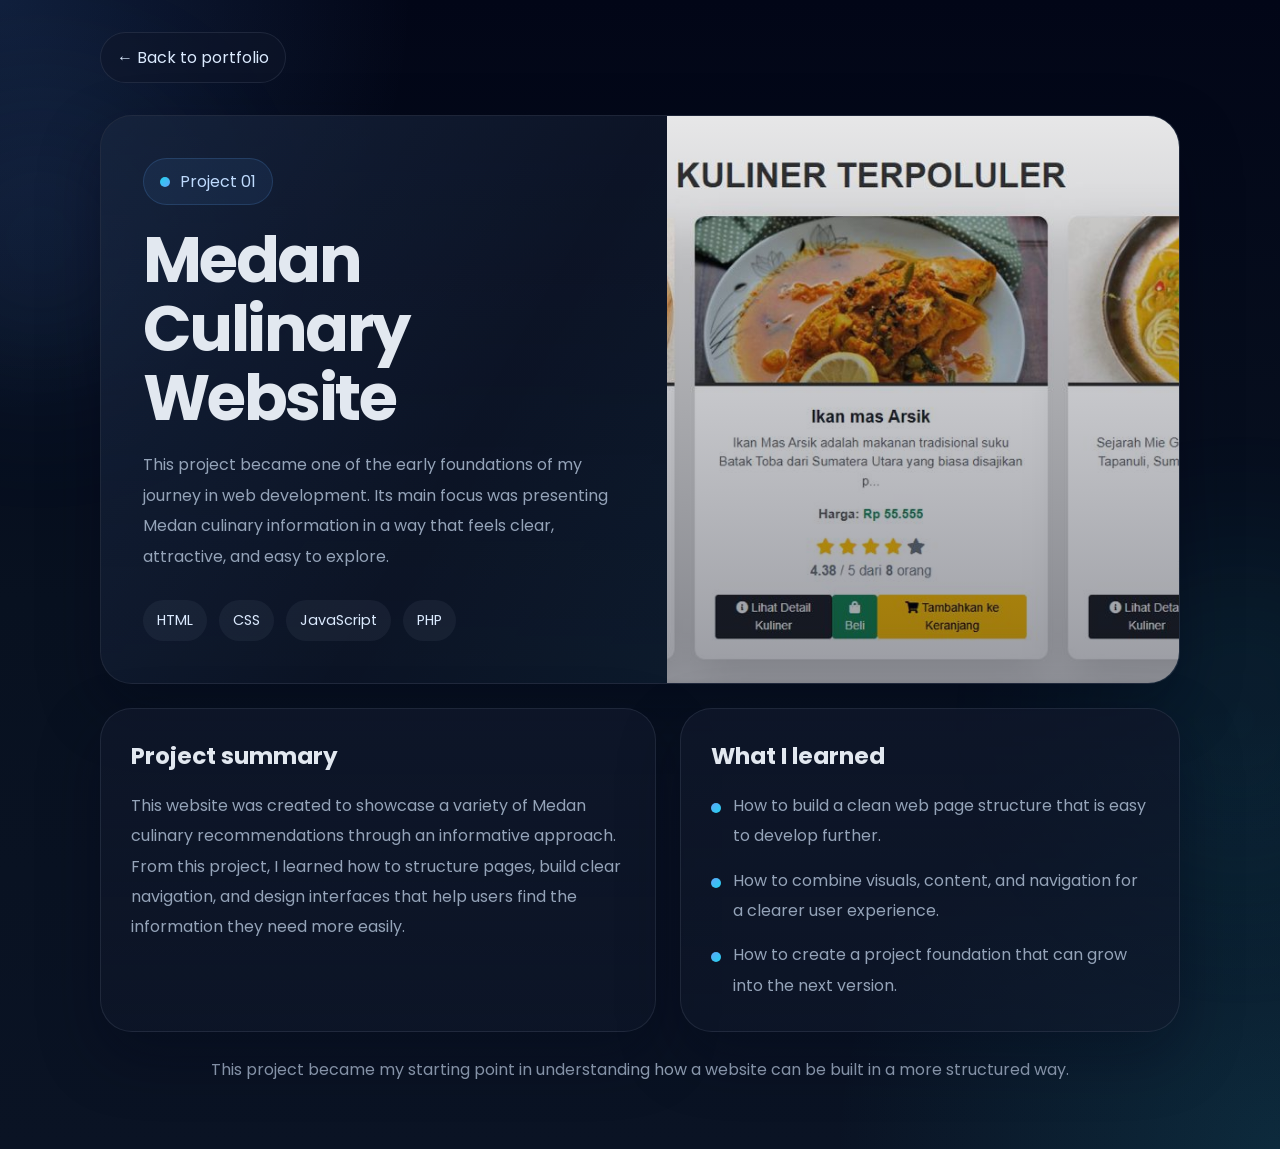
<file: project1.html>
<!DOCTYPE html>
<html lang="en">
<head>
  <meta charset="UTF-8">
  <meta name="viewport" content="width=device-width, initial-scale=1.0">
  <title>Medan Culinary Website</title>
  <link rel="preconnect" href="https://fonts.googleapis.com">
  <link rel="preconnect" href="https://fonts.gstatic.com" crossorigin>
  <link href="https://fonts.googleapis.com/css2?family=Poppins:wght@300;400;500;600;700;800&display=swap" rel="stylesheet">
  <link rel="stylesheet" href="style/project-detail.css">
</head>
<body>
  <main class="page">
    <a class="back-link" href="index.html">← Back to portfolio</a>

    <section class="hero-card">
      <div class="hero-copy">
        <span class="eyebrow">Project 01</span>
        <h1>Medan Culinary Website</h1>
        <p>
          This project became one of the early foundations of my journey in web development.
          Its main focus was presenting Medan culinary information in a way that feels clear,
          attractive, and easy to explore.
        </p>
        <div class="meta-list">
          <span>HTML</span>
          <span>CSS</span>
          <span>JavaScript</span>
          <span>PHP</span>
        </div>
      </div>

      <div class="hero-image">
        <img src="images/Project1.jpeg" alt="Preview of the Medan culinary website">
      </div>
    </section>

    <section class="content-grid">
      <article class="content-card">
        <h2>Project summary</h2>
        <p>
          This website was created to showcase a variety of Medan culinary recommendations through an informative approach.
          From this project, I learned how to structure pages, build clear navigation, and design interfaces that
          help users find the information they need more easily.
        </p>
      </article>

      <article class="content-card">
        <h2>What I learned</h2>
        <ul>
          <li>How to build a clean web page structure that is easy to develop further.</li>
          <li>How to combine visuals, content, and navigation for a clearer user experience.</li>
          <li>How to create a project foundation that can grow into the next version.</li>
        </ul>
      </article>
    </section>

    <p class="footer-note">This project became my starting point in understanding how a website can be built in a more structured way.</p>
  </main>
</body>
</html>
</file>
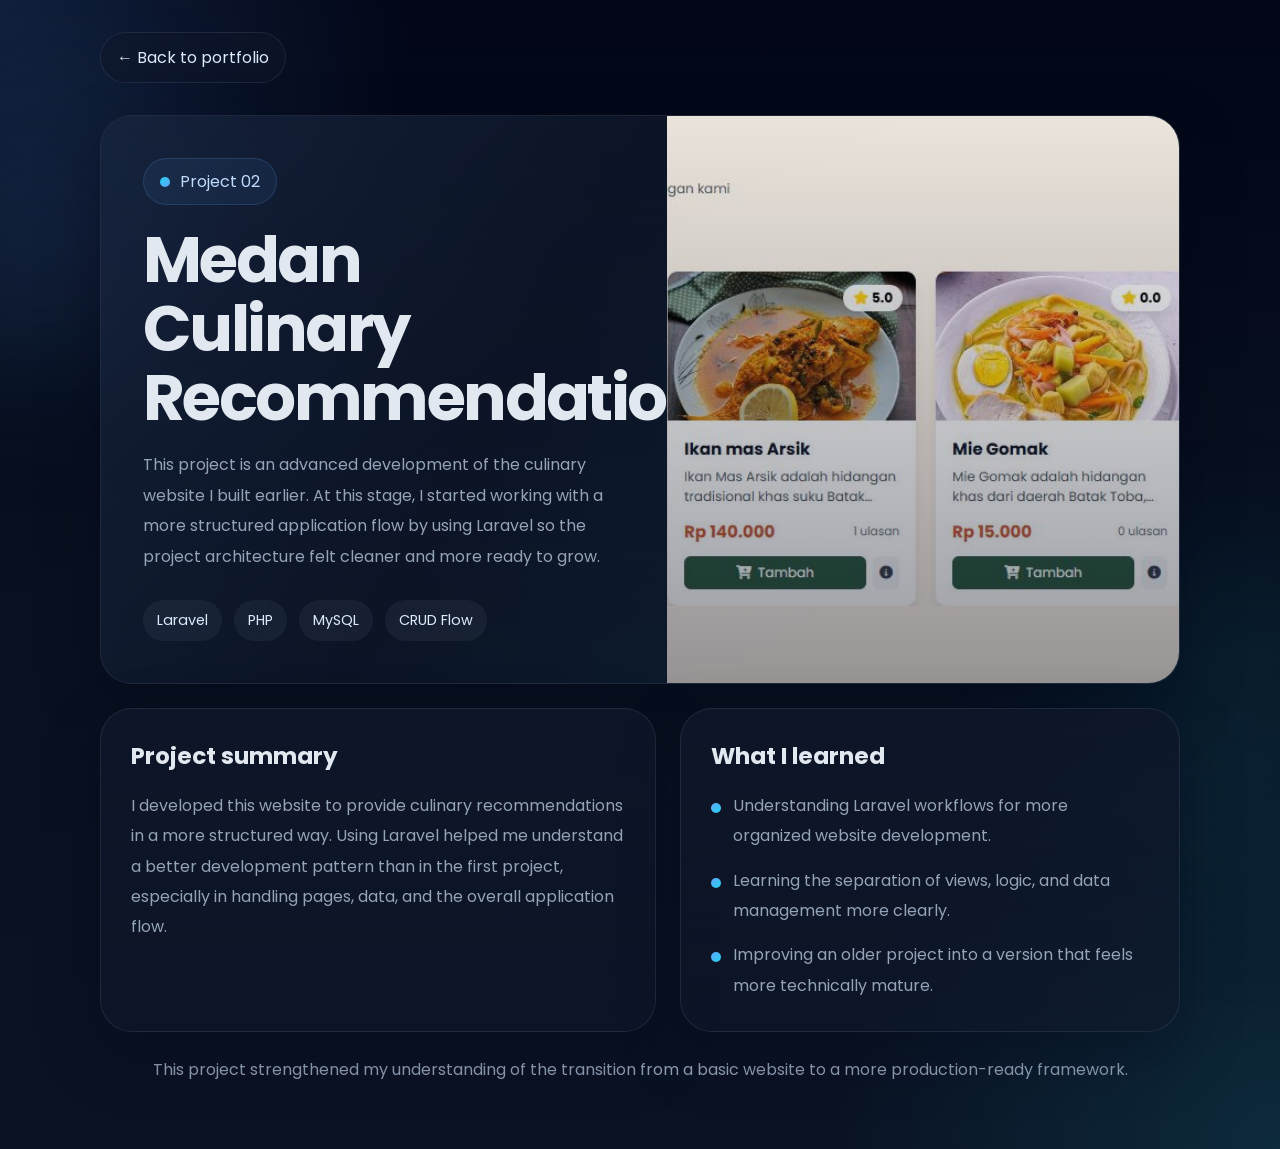
<file: project2.html>
<!DOCTYPE html>
<html lang="en">
<head>
  <meta charset="UTF-8">
  <meta name="viewport" content="width=device-width, initial-scale=1.0">
  <title>Medan Culinary Recommendation</title>
  <link rel="preconnect" href="https://fonts.googleapis.com">
  <link rel="preconnect" href="https://fonts.gstatic.com" crossorigin>
  <link href="https://fonts.googleapis.com/css2?family=Poppins:wght@300;400;500;600;700;800&display=swap" rel="stylesheet">
  <link rel="stylesheet" href="style/project-detail.css">
</head>
<body>
  <main class="page">
    <a class="back-link" href="index.html">← Back to portfolio</a>

    <section class="hero-card">
      <div class="hero-copy">
        <span class="eyebrow">Project 02</span>
        <h1>Medan Culinary Recommendation</h1>
        <p>
          This project is an advanced development of the culinary website I built earlier.
          At this stage, I started working with a more structured application flow by using Laravel
          so the project architecture felt cleaner and more ready to grow.
        </p>
        <div class="meta-list">
          <span>Laravel</span>
          <span>PHP</span>
          <span>MySQL</span>
          <span>CRUD Flow</span>
        </div>
      </div>

      <div class="hero-image">
        <img src="images/Project2.jpeg" alt="Preview of the Medan culinary recommendation website">
      </div>
    </section>

    <section class="content-grid">
      <article class="content-card">
        <h2>Project summary</h2>
        <p>
          I developed this website to provide culinary recommendations in a more structured way.
          Using Laravel helped me understand a better development pattern than in the first project,
          especially in handling pages, data, and the overall application flow.
        </p>
      </article>

      <article class="content-card">
        <h2>What I learned</h2>
        <ul>
          <li>Understanding Laravel workflows for more organized website development.</li>
          <li>Learning the separation of views, logic, and data management more clearly.</li>
          <li>Improving an older project into a version that feels more technically mature.</li>
        </ul>
      </article>
    </section>

    <p class="footer-note">This project strengthened my understanding of the transition from a basic website to a more production-ready framework.</p>
  </main>
</body>
</html>
</file>
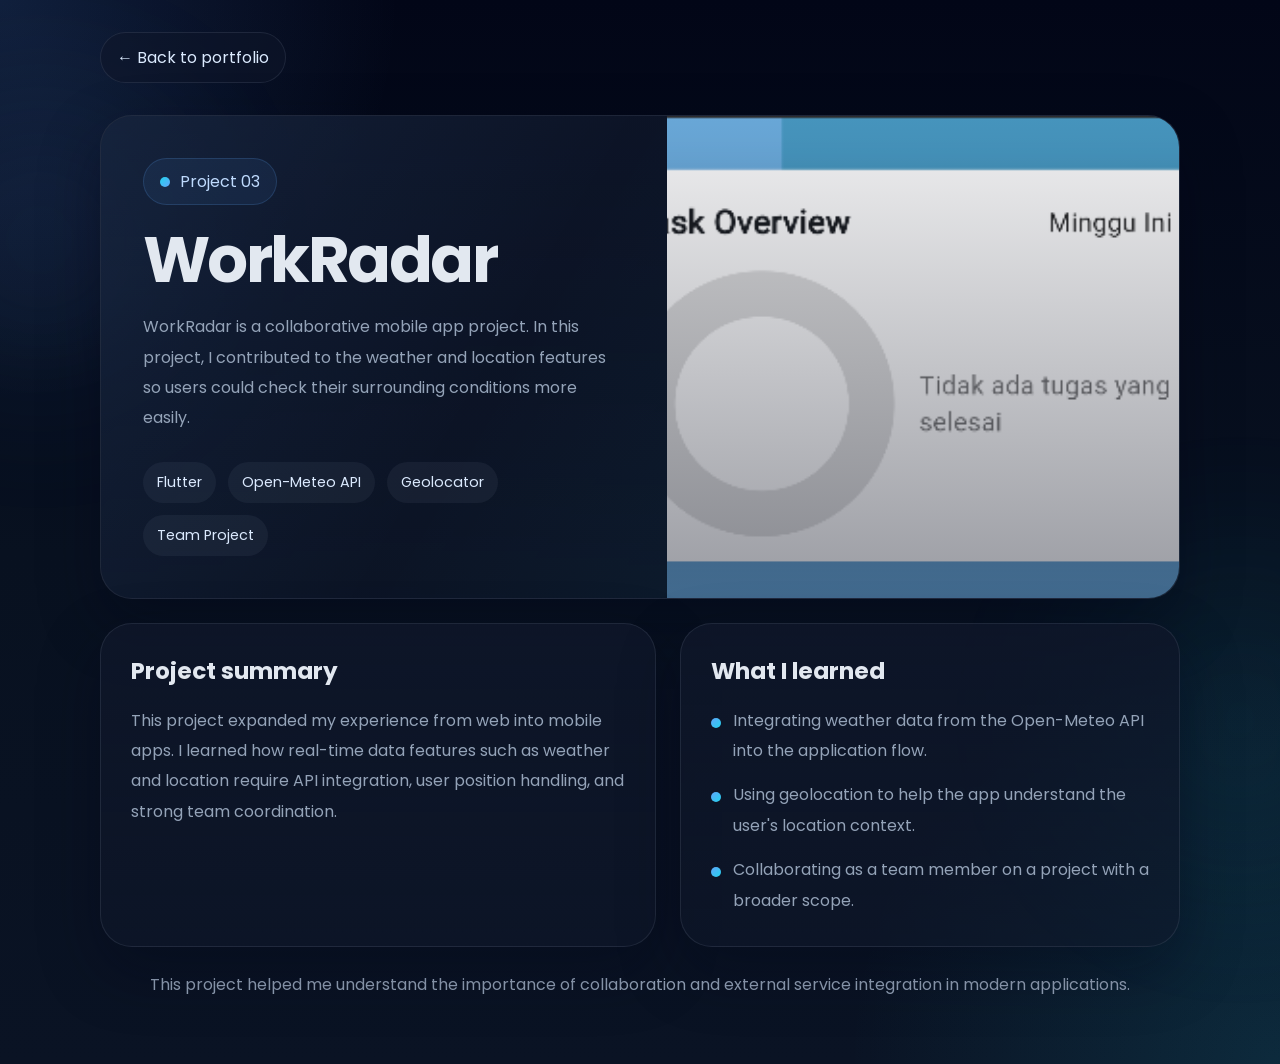
<file: project3.html>
<!DOCTYPE html>
<html lang="en">
<head>
  <meta charset="UTF-8">
  <meta name="viewport" content="width=device-width, initial-scale=1.0">
  <title>WorkRadar</title>
  <link rel="preconnect" href="https://fonts.googleapis.com">
  <link rel="preconnect" href="https://fonts.gstatic.com" crossorigin>
  <link href="https://fonts.googleapis.com/css2?family=Poppins:wght@300;400;500;600;700;800&display=swap" rel="stylesheet">
  <link rel="stylesheet" href="style/project-detail.css">
</head>
<body>
  <main class="page">
    <a class="back-link" href="index.html">← Back to portfolio</a>

    <section class="hero-card">
      <div class="hero-copy">
        <span class="eyebrow">Project 03</span>
        <h1>WorkRadar</h1>
        <p>
          WorkRadar is a collaborative mobile app project. In this project, I contributed
          to the weather and location features so users could check their surrounding conditions more easily.
        </p>
        <div class="meta-list">
          <span>Flutter</span>
          <span>Open-Meteo API</span>
          <span>Geolocator</span>
          <span>Team Project</span>
        </div>
      </div>

      <div class="hero-image">
        <img src="images/Project3.png" alt="Preview of the WorkRadar application">
      </div>
    </section>

    <section class="content-grid">
      <article class="content-card">
        <h2>Project summary</h2>
        <p>
          This project expanded my experience from web into mobile apps. I learned how real-time data features
          such as weather and location require API integration, user position handling, and strong team coordination.
        </p>
      </article>

      <article class="content-card">
        <h2>What I learned</h2>
        <ul>
          <li>Integrating weather data from the Open-Meteo API into the application flow.</li>
          <li>Using geolocation to help the app understand the user's location context.</li>
          <li>Collaborating as a team member on a project with a broader scope.</li>
        </ul>
      </article>
    </section>

    <p class="footer-note">This project helped me understand the importance of collaboration and external service integration in modern applications.</p>
  </main>
</body>
</html>
</file>
<file: style/portfolio.css>
:root {
  --bg: #081120;
  --bg-soft: #0d1729;
  --surface: rgba(15, 23, 42, 0.72);
  --surface-strong: rgba(15, 23, 42, 0.92);
  --surface-light: rgba(148, 163, 184, 0.08);
  --text: #e2e8f0;
  --muted: #94a3b8;
  --line: rgba(148, 163, 184, 0.16);
  --primary: #60a5fa;
  --primary-strong: #2563eb;
  --accent: #22d3ee;
  --success: #34d399;
  --shadow: 0 24px 70px rgba(2, 6, 23, 0.35);
  --radius-lg: 32px;
  --radius-md: 22px;
  --radius-sm: 16px;
  --container: 1180px;
}

* {
  margin: 0;
  padding: 0;
  box-sizing: border-box;
}

html {
  scroll-behavior: smooth;
}

body {
  min-height: 100vh;
  font-family: "Poppins", sans-serif;
  color: var(--text);
  background:
    radial-gradient(circle at var(--pointer-x, 50%) var(--pointer-y, 20%), rgba(34, 211, 238, 0.12), transparent 18%),
    radial-gradient(circle at 20% 20%, rgba(96, 165, 250, 0.18), transparent 28%),
    radial-gradient(circle at 80% 0%, rgba(37, 99, 235, 0.24), transparent 32%),
    linear-gradient(180deg, #020617 0%, #081120 45%, #0a1324 100%);
  overflow-x: hidden;
}

body.menu-open {
  overflow: hidden;
}

body::before,
body::after {
  content: "";
  position: fixed;
  border-radius: 50%;
  filter: blur(90px);
  opacity: 0.5;
  pointer-events: none;
  z-index: -2;
}

body::before {
  width: 320px;
  height: 320px;
  left: -120px;
  top: 120px;
  background: rgba(37, 99, 235, 0.3);
}

body::after {
  width: 380px;
  height: 380px;
  right: -160px;
  top: 380px;
  background: rgba(34, 211, 238, 0.22);
}

main {
  position: relative;
  z-index: 1;
}

main::before {
  content: "";
  position: absolute;
  inset: 0;
  background-image:
    linear-gradient(rgba(148, 163, 184, 0.04) 1px, transparent 1px),
    linear-gradient(90deg, rgba(148, 163, 184, 0.04) 1px, transparent 1px);
  background-size: 90px 90px;
  mask-image: linear-gradient(180deg, rgba(0, 0, 0, 0.22), rgba(0, 0, 0, 0.7), transparent);
  pointer-events: none;
  z-index: -1;
}

a {
  color: inherit;
  text-decoration: none;
}

img {
  display: block;
  max-width: 100%;
}

button,
input,
textarea {
  font: inherit;
}

button {
  border: 0;
}

a:focus-visible,
button:focus-visible {
  outline: 2px solid rgba(96, 165, 250, 0.72);
  outline-offset: 4px;
}

.page-progress {
  position: fixed;
  inset: 0 0 auto;
  height: 4px;
  background: rgba(148, 163, 184, 0.08);
  z-index: 200;
  pointer-events: none;
}

.page-progress span {
  display: block;
  width: 0;
  height: 100%;
  background: linear-gradient(90deg, var(--accent), var(--primary), #c4b5fd);
  box-shadow: 0 0 18px rgba(96, 165, 250, 0.5);
  transition: width 0.15s linear;
}

section {
  width: min(var(--container), calc(100% - 48px));
  margin: 0 auto;
  padding: 110px 0;
  scroll-margin-top: 110px;
}

.section-head {
  display: flex;
  align-items: flex-end;
  justify-content: space-between;
  gap: 24px;
  margin-bottom: 38px;
}

.section-head h2 {
  font-size: clamp(2rem, 4vw, 3.2rem);
  line-height: 1.1;
}

.section-head p {
  max-width: 540px;
  color: var(--muted);
  line-height: 1.8;
}

.eyebrow {
  display: inline-flex;
  align-items: center;
  gap: 10px;
  margin-bottom: 18px;
  padding: 10px 16px;
  border: 1px solid rgba(96, 165, 250, 0.24);
  border-radius: 999px;
  background: rgba(96, 165, 250, 0.08);
  color: #bfdbfe;
  font-size: 0.9rem;
  box-shadow: inset 0 1px 0 rgba(255, 255, 255, 0.05);
}

.eyebrow::before {
  content: "";
  width: 10px;
  height: 10px;
  border-radius: 50%;
  background: linear-gradient(135deg, var(--accent), var(--primary));
  box-shadow: 0 0 16px rgba(34, 211, 238, 0.7);
}

.nav {
  position: sticky;
  top: 0;
  z-index: 100;
  width: 100%;
  backdrop-filter: blur(0);
  transition: background 0.35s ease, border-color 0.35s ease, box-shadow 0.35s ease, backdrop-filter 0.35s ease;
}

.nav.scrolled {
  background: rgba(2, 6, 23, 0.72);
  border-bottom: 1px solid rgba(148, 163, 184, 0.08);
  backdrop-filter: blur(18px);
  box-shadow: 0 16px 40px rgba(2, 6, 23, 0.28);
}

.nav-inner {
  position: relative;
  width: min(var(--container), calc(100% - 48px));
  margin: 0 auto;
  min-height: 82px;
  display: flex;
  align-items: center;
  justify-content: space-between;
  gap: 14px;
}

.brand {
  display: flex;
  align-items: center;
  gap: 14px;
  font-weight: 600;
  letter-spacing: 0.02em;
  flex-shrink: 0;
}

.brand-mark {
  width: 44px;
  height: 44px;
  display: grid;
  place-items: center;
  border-radius: 14px;
  background: linear-gradient(135deg, rgba(96, 165, 250, 0.24), rgba(34, 211, 238, 0.18));
  border: 1px solid rgba(148, 163, 184, 0.12);
  color: #f8fafc;
  box-shadow: inset 0 1px 0 rgba(255, 255, 255, 0.08);
}

.nav-links {
  display: flex;
  align-items: center;
  gap: 6px;
  padding: 6px;
  border: 1px solid rgba(148, 163, 184, 0.12);
  border-radius: 999px;
  background: rgba(15, 23, 42, 0.42);
}

.nav-links a {
  position: relative;
  padding: 10px 14px;
  border-radius: 999px;
  color: var(--muted);
  transition: color 0.25s ease, background 0.25s ease, transform 0.25s ease;
}

.nav-links a::after {
  content: "";
  position: absolute;
  left: 14px;
  right: 14px;
  bottom: 6px;
  height: 2px;
  border-radius: 999px;
  background: linear-gradient(90deg, var(--primary), var(--accent));
  transform: scaleX(0);
  transform-origin: center;
  transition: transform 0.25s ease;
}

.nav-links a:hover,
.nav-links a.active {
  color: #f8fafc;
  background: rgba(148, 163, 184, 0.12);
}

.nav-links a:hover::after,
.nav-links a.active::after {
  transform: scaleX(1);
}

.nav-cta,
.btn-primary,
.btn-secondary {
  display: inline-flex;
  align-items: center;
  justify-content: center;
  gap: 10px;
  border-radius: 999px;
  font-weight: 600;
  transition: transform 0.25s ease, box-shadow 0.25s ease, border-color 0.25s ease, background 0.25s ease;
}

.nav-cta {
  padding: 12px 18px;
  border: 1px solid rgba(96, 165, 250, 0.32);
  background: linear-gradient(135deg, rgba(37, 99, 235, 0.82), rgba(34, 211, 238, 0.85));
  color: #eff6ff;
  box-shadow: 0 18px 32px rgba(37, 99, 235, 0.22);
  flex-shrink: 0;
}

.nav-cta:hover,
.btn-primary:hover,
.btn-secondary:hover {
  transform: translateY(-2px);
}

.nav-cta:hover {
  box-shadow: 0 20px 36px rgba(37, 99, 235, 0.3);
}

.nav-cta-mobile {
  display: none;
}

.menu-toggle {
  display: none;
  width: 50px;
  height: 50px;
  padding: 0;
  border: 1px solid rgba(148, 163, 184, 0.18);
  border-radius: 16px;
  background: rgba(15, 23, 42, 0.84);
  color: #f8fafc;
  cursor: pointer;
  align-items: center;
  justify-content: center;
  flex-direction: column;
  gap: 5px;
}

.menu-toggle span {
  width: 20px;
  height: 2px;
  border-radius: 999px;
  background: currentColor;
  transition: transform 0.25s ease, opacity 0.25s ease;
}

.menu-toggle.active span:nth-child(1) {
  transform: translateY(7px) rotate(45deg);
}

.menu-toggle.active span:nth-child(2) {
  opacity: 0;
}

.menu-toggle.active span:nth-child(3) {
  transform: translateY(-7px) rotate(-45deg);
}

.hero {
  min-height: calc(100svh - 82px);
  display: grid;
  grid-template-columns: minmax(0, 1.08fr) minmax(320px, 0.92fr);
  align-items: center;
  gap: clamp(32px, 5vw, 56px);
  padding-top: clamp(22px, 4vw, 42px);
}

.hero-copy h1 {
  font-size: clamp(2.9rem, 6vw, 5.1rem);
  line-height: 0.98;
  letter-spacing: -0.05em;
  max-width: 10ch;
  text-wrap: balance;
}

.hero-copy h1 span {
  color: #bfdbfe;
}

.typing-row {
  display: flex;
  align-items: center;
  flex-wrap: wrap;
  gap: 14px;
  min-height: 32px;
  margin-top: 26px;
  color: #dbeafe;
  font-weight: 600;
}

.typing-label {
  color: var(--muted);
  font-weight: 500;
}

.typing-value {
  color: var(--accent);
  text-shadow: 0 0 26px rgba(34, 211, 238, 0.34);
}

.typing-value::after {
  content: "|";
  margin-left: 4px;
  color: #e2e8f0;
  animation: blink 1s infinite;
}

.hero-badges {
  display: flex;
  flex-wrap: wrap;
  gap: 12px;
  margin-top: 22px;
}

.hero-badges span {
  padding: 10px 14px;
  border-radius: 999px;
  border: 1px solid rgba(148, 163, 184, 0.14);
  background: rgba(148, 163, 184, 0.06);
  color: #dbeafe;
  font-size: 0.9rem;
}

.hero-copy p {
  max-width: 58ch;
  margin-top: 24px;
  color: var(--muted);
  font-size: 1rem;
  line-height: 1.9;
}

.hero-actions {
  display: flex;
  flex-wrap: wrap;
  gap: 16px;
  margin-top: 34px;
}

.btn-primary,
.btn-secondary {
  padding: 15px 22px;
}

.btn-primary {
  background: linear-gradient(135deg, var(--primary-strong), var(--accent));
  color: #eff6ff;
  box-shadow: 0 18px 36px rgba(37, 99, 235, 0.24);
}

.btn-primary:hover {
  box-shadow: 0 22px 40px rgba(37, 99, 235, 0.3);
}

.btn-secondary {
  border: 1px solid rgba(148, 163, 184, 0.18);
  background: rgba(15, 23, 42, 0.52);
  color: #f8fafc;
}

.btn-secondary:hover {
  border-color: rgba(96, 165, 250, 0.4);
  background: rgba(30, 41, 59, 0.82);
}

.hero-metrics {
  display: grid;
  grid-template-columns: repeat(3, minmax(0, 1fr));
  gap: 16px;
  margin-top: 36px;
}

.metric-card {
  padding: 22px;
  border: 1px solid var(--line);
  border-radius: 22px;
  background: rgba(15, 23, 42, 0.5);
  box-shadow: inset 0 1px 0 rgba(255, 255, 255, 0.05);
}

.metric-card strong {
  display: block;
  font-size: clamp(1.8rem, 4vw, 2.5rem);
  line-height: 1;
  margin-bottom: 12px;
}

.metric-card span {
  color: var(--muted);
  font-size: 0.95rem;
  line-height: 1.6;
}

.hero-visual {
  position: relative;
  min-height: clamp(460px, 60vw, 640px);
  display: flex;
  align-items: center;
  justify-content: center;
  perspective: 1400px;
}

.hero-visual::before {
  content: "";
  position: absolute;
  width: min(560px, 92%);
  aspect-ratio: 1;
  border-radius: 50%;
  border: 1px solid rgba(96, 165, 250, 0.14);
  background:
    radial-gradient(circle at center, rgba(96, 165, 250, 0.14), transparent 62%),
    conic-gradient(from 90deg, rgba(96, 165, 250, 0.14), rgba(34, 211, 238, 0.06), transparent, rgba(96, 165, 250, 0.12));
  filter: blur(2px);
  animation: rotateHalo 18s linear infinite;
}

.profile-shell {
  position: relative;
  width: min(100%, 390px);
  padding: 22px;
  border: 1px solid rgba(148, 163, 184, 0.16);
  border-radius: 38px;
  background:
    linear-gradient(160deg, rgba(15, 23, 42, 0.76), rgba(15, 23, 42, 0.48)),
    rgba(255, 255, 255, 0.04);
  box-shadow: var(--shadow);
  z-index: 1;
}

.profile-shell::before {
  content: "";
  position: absolute;
  inset: -1px;
  border-radius: inherit;
  padding: 1px;
  background: linear-gradient(135deg, rgba(96, 165, 250, 0.4), rgba(34, 211, 238, 0.2), transparent 70%);
  -webkit-mask:
    linear-gradient(#fff 0 0) content-box,
    linear-gradient(#fff 0 0);
  -webkit-mask-composite: xor;
  mask-composite: exclude;
}

.profile-frame {
  position: relative;
  overflow: hidden;
  border-radius: 28px;
  background: linear-gradient(180deg, rgba(96, 165, 250, 0.18), rgba(15, 23, 42, 0.15));
}

.profile-frame::after {
  content: "";
  position: absolute;
  inset: 0;
  background: linear-gradient(180deg, rgba(2, 6, 23, 0) 45%, rgba(2, 6, 23, 0.44) 100%);
  pointer-events: none;
}

.profile-frame img {
  width: 100%;
  aspect-ratio: 4 / 5;
  object-fit: cover;
  transform: scale(1.02);
}

.profile-caption {
  position: absolute;
  left: 26px;
  right: 26px;
  bottom: 26px;
  display: flex;
  align-items: center;
  justify-content: space-between;
  gap: 16px;
  z-index: 1;
}

.profile-caption strong {
  display: block;
  margin-bottom: 4px;
  font-size: 1.05rem;
}

.profile-caption span {
  color: rgba(226, 232, 240, 0.8);
  font-size: 0.95rem;
}

.profile-chip {
  padding: 10px 14px;
  border-radius: 999px;
  background: rgba(15, 23, 42, 0.72);
  border: 1px solid rgba(148, 163, 184, 0.16);
  color: #bfdbfe;
  font-size: 0.88rem;
  white-space: nowrap;
}

.floating-card {
  position: absolute;
  max-width: 200px;
  padding: 16px 18px;
  border: 1px solid rgba(148, 163, 184, 0.16);
  border-radius: 20px;
  background: rgba(2, 6, 23, 0.72);
  backdrop-filter: blur(12px);
  box-shadow: 0 18px 40px rgba(2, 6, 23, 0.35);
  animation: float 8s ease-in-out infinite;
  z-index: 1;
}

.floating-card strong {
  display: block;
  margin-bottom: 6px;
  font-size: 1.2rem;
}

.floating-card span {
  color: var(--muted);
  font-size: 0.92rem;
}

.floating-card.one {
  left: -18px;
  top: 104px;
}

.floating-card.two {
  right: -8px;
  bottom: 96px;
  animation-delay: -4s;
}

.glass-panel {
  border: 1px solid rgba(148, 163, 184, 0.14);
  border-radius: var(--radius-lg);
  background: linear-gradient(180deg, rgba(15, 23, 42, 0.72), rgba(15, 23, 42, 0.48));
  box-shadow: var(--shadow);
}

.about-layout {
  display: grid;
  grid-template-columns: minmax(0, 1.08fr) minmax(280px, 0.92fr);
  gap: 28px;
}

.about-story,
.about-side,
.contact-panel,
.contact-cards {
  padding: 34px;
}

.about-story p,
.about-side p {
  color: var(--muted);
  line-height: 1.95;
}

.about-story p + p {
  margin-top: 16px;
}

.highlight-grid {
  display: grid;
  grid-template-columns: repeat(2, minmax(0, 1fr));
  gap: 16px;
  margin-top: 28px;
}

.highlight-card {
  padding: 18px;
  border-radius: 22px;
  background: rgba(148, 163, 184, 0.06);
  border: 1px solid rgba(148, 163, 184, 0.12);
}

.highlight-card strong {
  display: block;
  margin-bottom: 10px;
  font-size: 1.05rem;
}

.highlight-card span {
  color: var(--muted);
  font-size: 0.94rem;
  line-height: 1.7;
}

.journey-list {
  display: grid;
  gap: 18px;
  margin-top: 28px;
}

.journey-item {
  position: relative;
  padding-left: 24px;
}

.journey-item::before {
  content: "";
  position: absolute;
  left: 0;
  top: 8px;
  width: 10px;
  height: 10px;
  border-radius: 50%;
  background: linear-gradient(135deg, var(--accent), var(--primary));
  box-shadow: 0 0 16px rgba(96, 165, 250, 0.44);
}

.journey-item strong {
  display: block;
  margin-bottom: 6px;
}

.journey-item span {
  color: var(--muted);
  line-height: 1.7;
}

.skills-grid {
  display: grid;
  grid-template-columns: repeat(3, minmax(0, 1fr));
  gap: 20px;
}

.skill-card,
.project-card,
.contact-card,
.metric-card,
.highlight-card {
  transform-style: preserve-3d;
}

.skill-card {
  position: relative;
  padding: 28px;
  border-radius: 26px;
  border: 1px solid rgba(148, 163, 184, 0.14);
  background: linear-gradient(180deg, rgba(15, 23, 42, 0.72), rgba(15, 23, 42, 0.42));
  overflow: hidden;
}

.skill-card::before {
  content: "";
  position: absolute;
  inset: auto -30px -50px auto;
  width: 140px;
  height: 140px;
  border-radius: 50%;
  background: rgba(96, 165, 250, 0.08);
  filter: blur(18px);
}

.skill-top {
  display: flex;
  align-items: center;
  justify-content: space-between;
  gap: 16px;
  margin-bottom: 22px;
}

.skill-mark {
  width: 52px;
  height: 52px;
  display: grid;
  place-items: center;
  border-radius: 18px;
  background: rgba(96, 165, 250, 0.12);
  color: #dbeafe;
  font-weight: 700;
  letter-spacing: 0.03em;
}

.skill-level {
  padding: 8px 12px;
  border-radius: 999px;
  background: rgba(34, 211, 238, 0.08);
  color: #a5f3fc;
  font-size: 0.82rem;
}

.skill-card h3 {
  margin-bottom: 10px;
  font-size: 1.18rem;
}

.skill-card p {
  color: var(--muted);
  line-height: 1.75;
  min-height: 84px;
}

.progress-track {
  height: 9px;
  margin-top: 22px;
  border-radius: 999px;
  background: rgba(148, 163, 184, 0.12);
  overflow: hidden;
}

.progress-bar {
  width: var(--progress, 0%);
  height: 100%;
  border-radius: inherit;
  background: linear-gradient(90deg, var(--primary), var(--accent));
  transform: scaleX(0);
  transform-origin: left;
  transition: transform 0.9s cubic-bezier(0.22, 1, 0.36, 1);
}

.progress-bar.is-animated {
  transform: scaleX(1);
}

.projects-grid {
  display: grid;
  grid-template-columns: repeat(3, minmax(0, 1fr));
  gap: 24px;
}

.project-card {
  position: relative;
  display: flex;
  flex-direction: column;
  min-height: 100%;
  border-radius: 28px;
  overflow: hidden;
  border: 1px solid rgba(148, 163, 184, 0.14);
  background: rgba(15, 23, 42, 0.62);
}

.project-media {
  position: relative;
  aspect-ratio: 16 / 10;
  overflow: hidden;
}

.project-media::after {
  content: "";
  position: absolute;
  inset: 0;
  background: linear-gradient(180deg, rgba(2, 6, 23, 0.04), rgba(2, 6, 23, 0.4));
}

.project-media img {
  width: 100%;
  height: 100%;
  object-fit: cover;
  transition: transform 0.45s ease;
}

.project-content {
  display: flex;
  flex: 1;
  flex-direction: column;
  padding: 24px;
}

.project-tag {
  display: inline-flex;
  width: fit-content;
  margin-bottom: 18px;
  padding: 8px 12px;
  border-radius: 999px;
  background: rgba(96, 165, 250, 0.1);
  color: #bfdbfe;
  font-size: 0.82rem;
}

.project-content h3 {
  font-size: 1.35rem;
  margin-bottom: 12px;
}

.project-content p {
  color: var(--muted);
  line-height: 1.8;
}

.project-meta {
  display: flex;
  flex-wrap: wrap;
  gap: 10px;
  margin-top: 20px;
}

.project-meta span {
  padding: 8px 12px;
  border-radius: 999px;
  background: rgba(148, 163, 184, 0.08);
  color: #cbd5e1;
  font-size: 0.82rem;
}

.project-link {
  display: inline-flex;
  align-items: center;
  gap: 10px;
  margin-top: auto;
  padding-top: 24px;
  color: #e0f2fe;
  font-weight: 600;
}

.project-link::after {
  content: "->";
  transition: transform 0.25s ease;
}

.contact-grid {
  display: grid;
  grid-template-columns: minmax(0, 1fr) minmax(320px, 1fr);
  gap: 28px;
}

.contact-panel p {
  color: var(--muted);
  line-height: 1.9;
  margin-top: 18px;
}

.availability {
  display: grid;
  gap: 16px;
  margin-top: 28px;
}

.availability-item {
  display: flex;
  align-items: center;
  gap: 14px;
  color: #dbeafe;
}

.availability-item::before {
  content: "";
  width: 12px;
  height: 12px;
  border-radius: 50%;
  background: linear-gradient(135deg, var(--success), var(--accent));
  box-shadow: 0 0 14px rgba(52, 211, 153, 0.46);
}

.contact-cards {
  display: grid;
  gap: 16px;
}

.contact-card {
  display: flex;
  align-items: center;
  justify-content: space-between;
  gap: 16px;
  padding: 22px;
  border-radius: 24px;
  border: 1px solid rgba(148, 163, 184, 0.12);
  background: rgba(148, 163, 184, 0.04);
}

.contact-card strong {
  display: block;
  margin-bottom: 6px;
}

.contact-card span {
  color: var(--muted);
}

.contact-icon {
  width: 54px;
  height: 54px;
  display: grid;
  place-items: center;
  border-radius: 18px;
  background: rgba(96, 165, 250, 0.12);
  color: #dbeafe;
  font-weight: 700;
  flex-shrink: 0;
}

.footer {
  width: min(var(--container), calc(100% - 48px));
  margin: 0 auto 28px;
  padding: 28px 0 40px;
  border-top: 1px solid rgba(148, 163, 184, 0.12);
  color: var(--muted);
  display: flex;
  align-items: center;
  justify-content: space-between;
  gap: 16px;
}

.footer-links {
  display: flex;
  flex-wrap: wrap;
  gap: 16px;
}

.interactive-card {
  transition: transform 0.35s ease, border-color 0.35s ease, box-shadow 0.35s ease, background 0.35s ease;
  will-change: transform;
}

.reveal {
  opacity: 0;
  transform: translateY(28px);
  transition: opacity 0.7s ease, transform 0.7s ease;
}

.reveal.is-visible {
  opacity: 1;
  transform: translateY(0);
}

.back-to-top {
  position: fixed;
  right: 24px;
  bottom: 24px;
  width: 52px;
  height: 52px;
  display: grid;
  place-items: center;
  border-radius: 18px;
  background: linear-gradient(135deg, rgba(37, 99, 235, 0.92), rgba(34, 211, 238, 0.82));
  color: #eff6ff;
  box-shadow: 0 18px 36px rgba(15, 23, 42, 0.35);
  cursor: pointer;
  opacity: 0;
  visibility: hidden;
  transform: translateY(16px);
  transition: opacity 0.25s ease, transform 0.25s ease, visibility 0.25s ease;
  z-index: 120;
}

.back-to-top.is-visible {
  opacity: 1;
  visibility: visible;
  transform: translateY(0);
}

@keyframes blink {
  0%,
  100% {
    opacity: 1;
  }

  50% {
    opacity: 0;
  }
}

@keyframes float {
  0%,
  100% {
    transform: translateY(0);
  }

  50% {
    transform: translateY(-12px);
  }
}

@keyframes rotateHalo {
  from {
    transform: rotate(0deg);
  }

  to {
    transform: rotate(360deg);
  }
}

@media (hover: hover) and (pointer: fine) {
  .interactive-card:hover {
    transform: translateY(-10px);
    border-color: rgba(96, 165, 250, 0.3);
    box-shadow: 0 22px 42px rgba(2, 6, 23, 0.28);
  }

  .project-card:hover .project-media img {
    transform: scale(1.08);
  }

  .project-card:hover .project-link::after {
    transform: translateX(4px);
  }

  .contact-card:hover {
    background: rgba(96, 165, 250, 0.08);
  }
}

@media (max-width: 1080px) {
  .about-layout,
  .contact-grid {
    grid-template-columns: 1fr;
  }

  .skills-grid,
  .projects-grid {
    grid-template-columns: repeat(2, minmax(0, 1fr));
  }
}

@media (max-width: 980px) {
  .hero {
    min-height: auto;
    grid-template-columns: 1fr;
    gap: 28px;
    padding-top: 24px;
  }

  .hero-copy {
    max-width: 680px;
  }

  .hero-copy h1 {
    max-width: 12ch;
  }

  .hero-visual {
    min-height: auto;
    display: grid;
    gap: 16px;
    justify-items: center;
  }

  .hero-visual::before {
    width: min(500px, 100%);
  }

  .profile-shell {
    margin: 0 auto;
    width: min(100%, 430px);
  }

  .floating-card {
    position: static;
    width: min(100%, 430px);
    max-width: none;
    margin: 0 auto;
    animation-duration: 7s;
  }
}

@media (max-width: 840px) {
  section,
  .nav-inner,
  .footer {
    width: min(var(--container), calc(100% - 32px));
  }

  section {
    padding: 88px 0;
  }

  .nav-inner {
    min-height: 76px;
  }

  .menu-toggle {
    display: inline-flex;
  }

  .nav-links {
    position: absolute;
    left: 0;
    right: 0;
    top: calc(100% + 10px);
    gap: 8px;
    padding: 16px;
    flex-direction: column;
    align-items: stretch;
    border-radius: 24px;
    background: rgba(2, 6, 23, 0.96);
    transform: translateY(-12px);
    opacity: 0;
    pointer-events: none;
    box-shadow: 0 20px 40px rgba(2, 6, 23, 0.32);
  }

  .nav-links.open {
    opacity: 1;
    transform: translateY(0);
    pointer-events: auto;
  }

  .nav-links a {
    width: 100%;
    padding: 13px 16px;
  }

  .nav-links a::after {
    left: 16px;
    right: auto;
    width: calc(100% - 32px);
  }

  .nav-cta {
    display: none;
  }

  .nav-cta-mobile {
    display: inline-flex;
    justify-content: center;
    width: 100%;
    margin-top: 4px;
    padding: 14px 18px;
    border-radius: 18px;
    border: 1px solid rgba(96, 165, 250, 0.24);
    background: linear-gradient(135deg, rgba(37, 99, 235, 0.82), rgba(34, 211, 238, 0.84));
    color: #eff6ff;
    font-weight: 600;
  }

  .section-head {
    flex-direction: column;
    align-items: flex-start;
  }

  .hero {
    min-height: auto;
    padding-top: 24px;
  }

  .hero-copy h1 {
    max-width: none;
  }

  .hero-metrics {
    grid-template-columns: repeat(2, minmax(0, 1fr));
  }

  .profile-caption {
    flex-direction: column;
    align-items: flex-start;
  }

  .footer {
    flex-direction: column;
    align-items: flex-start;
  }
}

@media (max-width: 680px) {
  .highlight-grid,
  .skills-grid,
  .projects-grid,
  .hero-metrics {
    grid-template-columns: 1fr;
  }

  .contact-card {
    align-items: flex-start;
  }
}

@media (max-width: 560px) {
  section,
  .nav-inner,
  .footer {
    width: calc(100% - 24px);
  }

  section {
    padding: 76px 0;
  }

  .hero-copy h1 {
    font-size: clamp(2.4rem, 12vw, 3rem);
    max-width: 100%;
    text-wrap: pretty;
  }

  .hero-actions {
    flex-direction: column;
  }

  .btn-primary,
  .btn-secondary {
    width: 100%;
  }

  .metric-card,
  .about-story,
  .about-side,
  .contact-panel,
  .contact-cards,
  .skill-card {
    padding: 24px;
  }

  .project-content,
  .contact-card {
    padding: 20px;
  }

  .profile-shell {
    width: 100%;
    padding: 16px;
    border-radius: 28px;
  }

  .floating-card {
    width: 100%;
  }

  .profile-frame {
    border-radius: 22px;
  }

  .profile-caption {
    left: 18px;
    right: 18px;
    bottom: 18px;
  }

  .profile-chip {
    white-space: normal;
  }

  .back-to-top {
    right: 16px;
    bottom: 16px;
  }
}

@media (prefers-reduced-motion: reduce) {
  html {
    scroll-behavior: auto;
  }

  *,
  *::before,
  *::after {
    animation-duration: 0.01ms !important;
    animation-iteration-count: 1 !important;
    transition-duration: 0.01ms !important;
    scroll-behavior: auto !important;
  }

  .reveal {
    opacity: 1;
    transform: none;
  }
}
</file>
<file: style/project-detail.css>
:root {
  --bg: #081120;
  --surface: rgba(15, 23, 42, 0.76);
  --surface-soft: rgba(148, 163, 184, 0.06);
  --line: rgba(148, 163, 184, 0.14);
  --text: #e2e8f0;
  --muted: #94a3b8;
  --primary: #60a5fa;
  --accent: #22d3ee;
  --shadow: 0 24px 60px rgba(2, 6, 23, 0.34);
}

* {
  margin: 0;
  padding: 0;
  box-sizing: border-box;
}

html {
  scroll-behavior: smooth;
}

body {
  min-height: 100vh;
  font-family: "Poppins", sans-serif;
  color: var(--text);
  background:
    radial-gradient(circle at top left, rgba(96, 165, 250, 0.16), transparent 24%),
    radial-gradient(circle at bottom right, rgba(34, 211, 238, 0.12), transparent 26%),
    linear-gradient(180deg, #020617 0%, #081120 52%, #0a1324 100%);
  overflow-x: hidden;
}

body::before,
body::after {
  content: "";
  position: fixed;
  border-radius: 50%;
  filter: blur(90px);
  opacity: 0.4;
  pointer-events: none;
  z-index: -1;
}

body::before {
  width: 280px;
  height: 280px;
  left: -100px;
  top: 100px;
  background: rgba(96, 165, 250, 0.24);
}

body::after {
  width: 320px;
  height: 320px;
  right: -120px;
  bottom: 20px;
  background: rgba(34, 211, 238, 0.2);
}

a {
  color: inherit;
  text-decoration: none;
}

img {
  display: block;
  max-width: 100%;
}

a:focus-visible {
  outline: 2px solid rgba(96, 165, 250, 0.72);
  outline-offset: 4px;
}

.page {
  width: min(1080px, calc(100% - 40px));
  margin: 0 auto;
  padding: 32px 0 64px;
}

.back-link {
  display: inline-flex;
  align-items: center;
  gap: 10px;
  margin-bottom: 32px;
  padding: 12px 16px;
  border-radius: 999px;
  border: 1px solid var(--line);
  background: rgba(15, 23, 42, 0.56);
  color: #dbeafe;
  transition: transform 0.25s ease, border-color 0.25s ease, background 0.25s ease;
}

.hero-card,
.content-card {
  border: 1px solid var(--line);
  border-radius: 32px;
  background: linear-gradient(180deg, rgba(15, 23, 42, 0.82), rgba(15, 23, 42, 0.56));
  box-shadow: var(--shadow);
}

.hero-card {
  display: grid;
  grid-template-columns: minmax(0, 1.05fr) minmax(300px, 0.95fr);
  overflow: hidden;
  position: relative;
}

.hero-card::before {
  content: "";
  position: absolute;
  inset: 0;
  background: linear-gradient(120deg, rgba(96, 165, 250, 0.08), transparent 40%, rgba(34, 211, 238, 0.08));
  pointer-events: none;
}

.hero-copy,
.content-card {
  animation: fadeUp 0.7s ease both;
}

.hero-copy {
  padding: 42px;
}

.eyebrow {
  display: inline-flex;
  align-items: center;
  gap: 10px;
  margin-bottom: 20px;
  padding: 10px 16px;
  border-radius: 999px;
  background: rgba(96, 165, 250, 0.08);
  border: 1px solid rgba(96, 165, 250, 0.18);
  color: #bfdbfe;
}

.eyebrow::before {
  content: "";
  width: 10px;
  height: 10px;
  border-radius: 50%;
  background: linear-gradient(135deg, var(--accent), var(--primary));
}

.hero-copy h1 {
  font-size: clamp(2.5rem, 5vw, 4rem);
  line-height: 1.08;
  letter-spacing: -0.04em;
}

.hero-copy p {
  margin-top: 18px;
  color: var(--muted);
  line-height: 1.9;
}

.meta-list {
  display: flex;
  flex-wrap: wrap;
  gap: 12px;
  margin-top: 28px;
}

.meta-list span {
  padding: 10px 14px;
  border-radius: 999px;
  background: rgba(148, 163, 184, 0.08);
  color: #dbeafe;
  font-size: 0.9rem;
}

.hero-image {
  position: relative;
  min-height: 100%;
}

.hero-image::after {
  content: "";
  position: absolute;
  inset: 0;
  background: linear-gradient(180deg, rgba(2, 6, 23, 0.06), rgba(2, 6, 23, 0.4));
}

.hero-image img {
  width: 100%;
  height: 100%;
  object-fit: cover;
}

.content-grid {
  display: grid;
  grid-template-columns: 1fr 0.9fr;
  gap: 24px;
  margin-top: 24px;
}

.content-card {
  padding: 30px;
}

.content-card h2 {
  margin-bottom: 18px;
  font-size: 1.45rem;
}

.content-card p,
.content-card li {
  color: var(--muted);
  line-height: 1.9;
}

.content-card ul {
  list-style: none;
  display: grid;
  gap: 14px;
}

.content-card li {
  position: relative;
  padding-left: 22px;
}

.content-card li::before {
  content: "";
  position: absolute;
  left: 0;
  top: 12px;
  width: 10px;
  height: 10px;
  border-radius: 50%;
  background: linear-gradient(135deg, var(--primary), var(--accent));
}

.footer-note {
  margin-top: 24px;
  text-align: center;
  color: var(--muted);
  line-height: 1.8;
}

@keyframes fadeUp {
  from {
    opacity: 0;
    transform: translateY(22px);
  }

  to {
    opacity: 1;
    transform: translateY(0);
  }
}

@media (hover: hover) and (pointer: fine) {
  .back-link:hover {
    transform: translateX(-4px);
    border-color: rgba(96, 165, 250, 0.28);
    background: rgba(96, 165, 250, 0.08);
  }

  .content-card:hover,
  .hero-card:hover {
    border-color: rgba(96, 165, 250, 0.2);
    box-shadow: 0 28px 64px rgba(2, 6, 23, 0.38);
  }
}

@media (max-width: 860px) {
  .hero-card,
  .content-grid {
    grid-template-columns: 1fr;
  }

  .hero-image {
    min-height: 320px;
  }

  .hero-copy,
  .content-card {
    padding: 24px;
  }
}

@media (max-width: 560px) {
  .page {
    width: calc(100% - 24px);
    padding: 20px 0 48px;
  }

  .hero-card,
  .content-card {
    border-radius: 24px;
  }

  .hero-image {
    min-height: 240px;
  }

  .hero-copy h1 {
    font-size: clamp(2.15rem, 10vw, 2.8rem);
  }

  .hero-copy,
  .content-card {
    padding: 20px;
  }
}

@media (prefers-reduced-motion: reduce) {
  html {
    scroll-behavior: auto;
  }

  *,
  *::before,
  *::after {
    animation-duration: 0.01ms !important;
    animation-iteration-count: 1 !important;
    transition-duration: 0.01ms !important;
    scroll-behavior: auto !important;
  }
}
</file>
